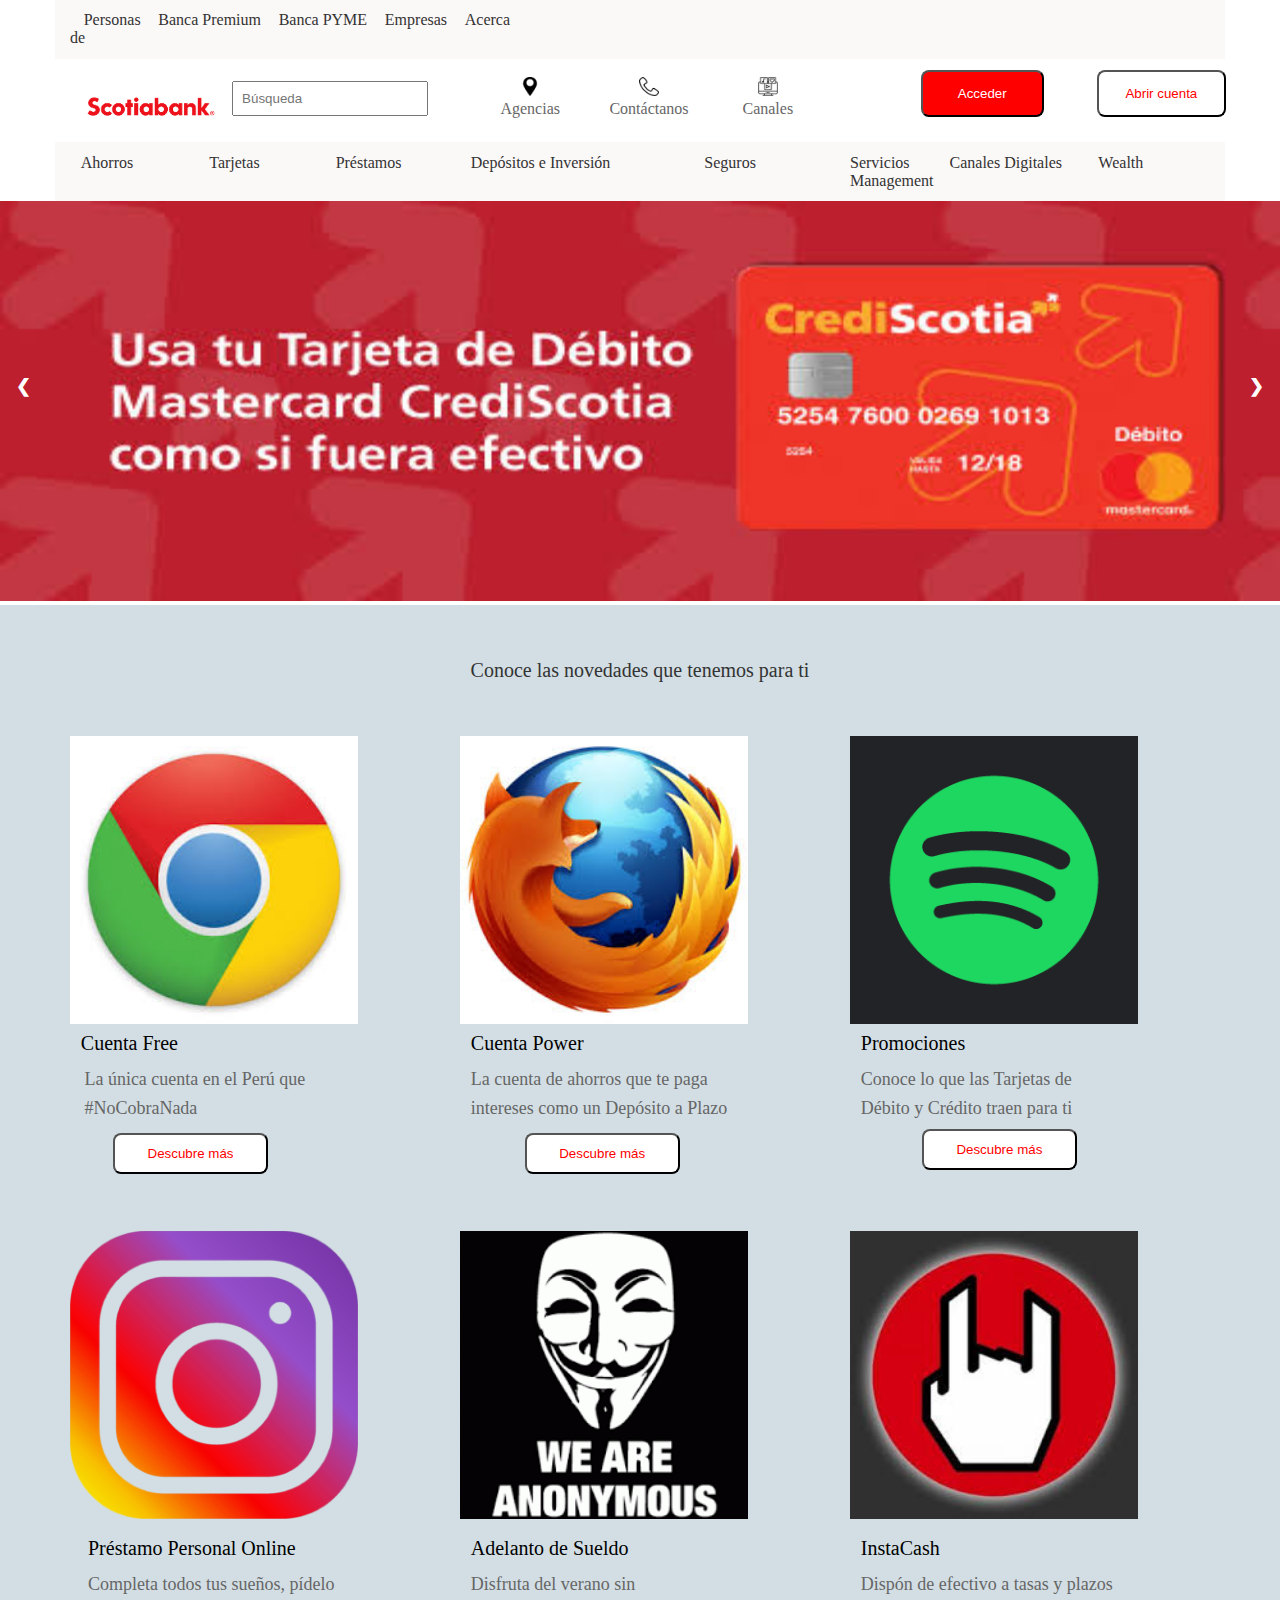
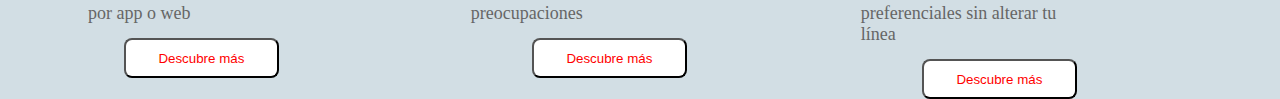
<file: Archivos2020/PagScotiabankBootstrapResponsive/Index.html>
<!DOCTYPE html>
<html>
<head>

    <meta name="chartset-UTF8" />

    <title></title>

    <meta name="viewport" content="width:device-width, initial-scale=1" />

    <link rel="stylesheet" href="css/EstiloScotiabank.css" >
</head>
<body>


<div class="container">  
    <header style="background-color: orange">


        <div id="arriba" class="row" style="background-color: #fbf8f8">

            <div class="col-xs-12 col-md-5">
                <nav>
                    <a class="uno" href="#">Personas</a>
                    <a class="uno" href="#">Banca Premium</a>
                    <a class="uno" href="#">Banca PYME</a>
                    <a class="uno" href="#">Empresas</a>
                    <a class="uno" href="#">Acerca de</a>
                </nav>
            </div>
        </div>



        
        <div id="intermedio" class="row" style="background-color:#FFF">

            <div class="col-xs-12 col-sm-6 col-md-4">
                <nav>

                    <div class="med">
                        <a href="#">
                            <img class="dos" src="images/logoScotiabank.png" width="100%";/>
                        </a>
                    </div>

                    <div class="med">
                        <p class="med-caja">
                            <input class="texto" type="text" name="caja" placeholder="Búsqueda"/>
                        </p>
                    </div>    
                    <div style="clear: both;"></div>

                </nav>
            </div>



            <div class="col-xs-12 col-sm-6 col-md-4">
                <nav>

                    <div class="med-dos">
                        <a class="dos-icon" href="#">
                            <img src="images/iconUbicacion.png" width="20%"/>
                            <p class="icon">Agencias</p>
                        </a>
                    </div>

               
                    <div class="med-dos">
                        <a class="dos-icon" href="#">
                            <img src="images/iconContactanos.png"width="20%"/>
                            <p class="icon">Contáctanos</p>
                        </a>
                    </div>
               

                    <div class="med-dos">
                        <a class="dos-icon" href="#">
                            <img src="images/iconCanales.png" width="20%"/>
                            <p class="icon">Canales</p>
                        </a>
                    </div>
                    <div style="clear: both;"></div>

                </nav>
            </div>



            <div class="col-xs-12 col-sm-6 col-md-4">
                <nav>

                    <div class="med-tres">
                        <a class="dos-icon" href="#">
                            <button id="boton1">Acceder</button>
                        </a>
                    </div>
               
                    
                    <div class="med-tres">
                        <a class="dos-icon" href="#">
                            <button id="boton2">Abrir cuenta</button>
                        </a>
                    </div>
                    <div style="clear: both;"></div>

                </nav>
            </div>
        </div>




        <div id="abajo" class="row" style="background-color:#fbf8f8">

            <div class="col-xs-12 col-md-4">
                <nav>
                    <a class="abaj-ahorro" href="#">Ahorros</a>
                    <a class="abaj-tarjeta" href="#">Tarjetas</a>
                    <a class="abaj-prestamo" href="#">Préstamos</a>
                    <a style="clear: both;"></a>
                </nav>
            </div>


            <div class="col-xs-12 col-md-4">
                <nav>
                    <a class="abaj-deposito" href="#">Depósitos e Inversión</a>
                    <a class="abaj-seguro" href="#">Seguros</a>
                    <a style="clear: both;"></a>
                </nav>
            </div>


            <div class="col-xs-12 col-md-4">
                <nav>
                    <a class="abaj-servicio" href="#">Servicios</a>
                    <a class="abaj-canales" href="#">Canales Digitales</a>
                    <a class="abaj-wealth" href="#">Wealth Management</a>
                    <a style="clear: both;"></a>
                </nav>
            </div>
        </div>

    </header>
</div>  
<!--------------------------------------MAIN-CUERPO--------------------------------------------------------->


<main>


    <section class="banner">
        <div class="slideshow-container">
          <div class="mySlides fade">
            <img src="images/Banner4.jpg" style="width:100%; height:400px;">     
          </div>
          <div class="mySlides fade">
            <img src="images/Banner2.jpg" style="width:100%; height:400px; ">
          </div>
          <div class="mySlides fade">
            <img src="images/Banner3.jpg" style="width:100%; height:400px;">
          </div>
          
          <a class="prev" onclick="plusSlides(-1)">&#10094;</a>
          <a class="next" onclick="plusSlides(1)">&#10095;</a>
       </div>
   </section>
   <!---------------------------------Segunda Seccion------------------------------------------------------->


   <section id="sec2">


        <div class="container">


            <article class="row" id="arribaArt">
                <div class="col-md-12">
                    <p class="par1">Conoce las novedades que tenemos para ti</p>
                </div>
            </article>



            <div id="divArriba" class="row">


                <article class="img col-xs-12 col-md-4">

                    <img class="img1" src="images/imagen1.jpg" style="width:80%"/>
                    <p id="p1">Cuenta Free</p>
                    <p id="p2">La única cuenta en el Perú que</p>
                    <p id="p3">#NoCobraNada</p>
                    <a href="#"><button id="boton6">Descubre más</button></a>
                </article>


                <article class="img col-xs-12 col-md-4">

                    <img class="img2" src="images/imagen2.jpg" style="width:80%"/>
                    <p id="p4">Cuenta Power</p>
                    <p id="p5">La cuenta de ahorros que te paga</p>
                    <p id="p6">intereses como un Depósito a Plazo</p>
                    <a href="#"><button id="boton7">Descubre más</button></a>
                </article>


                <article class="img col-xs-12 col-md-4">

                    <img class="img3" src="images/imagen3.jpg" style="width:80%"/>
                    <p id="p7">Promociones</p>
                    <p id="p8">Conoce lo que las Tarjetas de</p>
                    <p id="p9">Débito y Crédito traen para ti</p>
                    <a href="#"><button id="boton8">Descubre más</button></a>
                </article>
                <article style="clear:both;"></article> 
            </div>



            <div id="divAbajo" class="row">


                <article class="img col-xs-12 col-md-4">

                    <img class="img4" src="images/imagen4.jpg" style="width:80%"/>
                    <p id="p10">Préstamo Personal Online</p>
                    <p id="p11">Completa todos tus sueños, pídelo</p>
                    <p id="p12">por app o web</p>
                    <a href="#"><button id="boton9">Descubre más</button></a>
                </article>


                <article class="img col-xs-12 col-md-4">

                    <img class="img5" src="images/imagen5.jpg" style="width:80%"/>
                    <p id="p13">Adelanto de Sueldo</p>
                    <p id="p14">Disfruta del verano sin</p>
                    <p id="p15">preocupaciones</p>
                    <a href="#"><button id="boton10">Descubre más</button></a>
                </article>


                <article class="img col-xs-12 col-md-4">

                    <img class="img6" src="images/imagen6.jpg" style="width:80%"/>
                    <p id="p16">InstaCash</p>
                    <p id="p17">Dispón de efectivo a tasas y plazos</p>
                    <p id="p18">preferenciales sin alterar tu línea</p>
                    <a href="#"><button id="boton11">Descubre más</button></a>
                </article>
                <article style="clear:both;"></article>
            </div>

        </div>
   </section>

</main>






<!--Defino el archivo JQuery-->
<script type="text/javascript" src="js/jquery-3.1.1.min.js"></script>
<script  src="js/mijs.js"></script>

</body>    
</html>
</file>
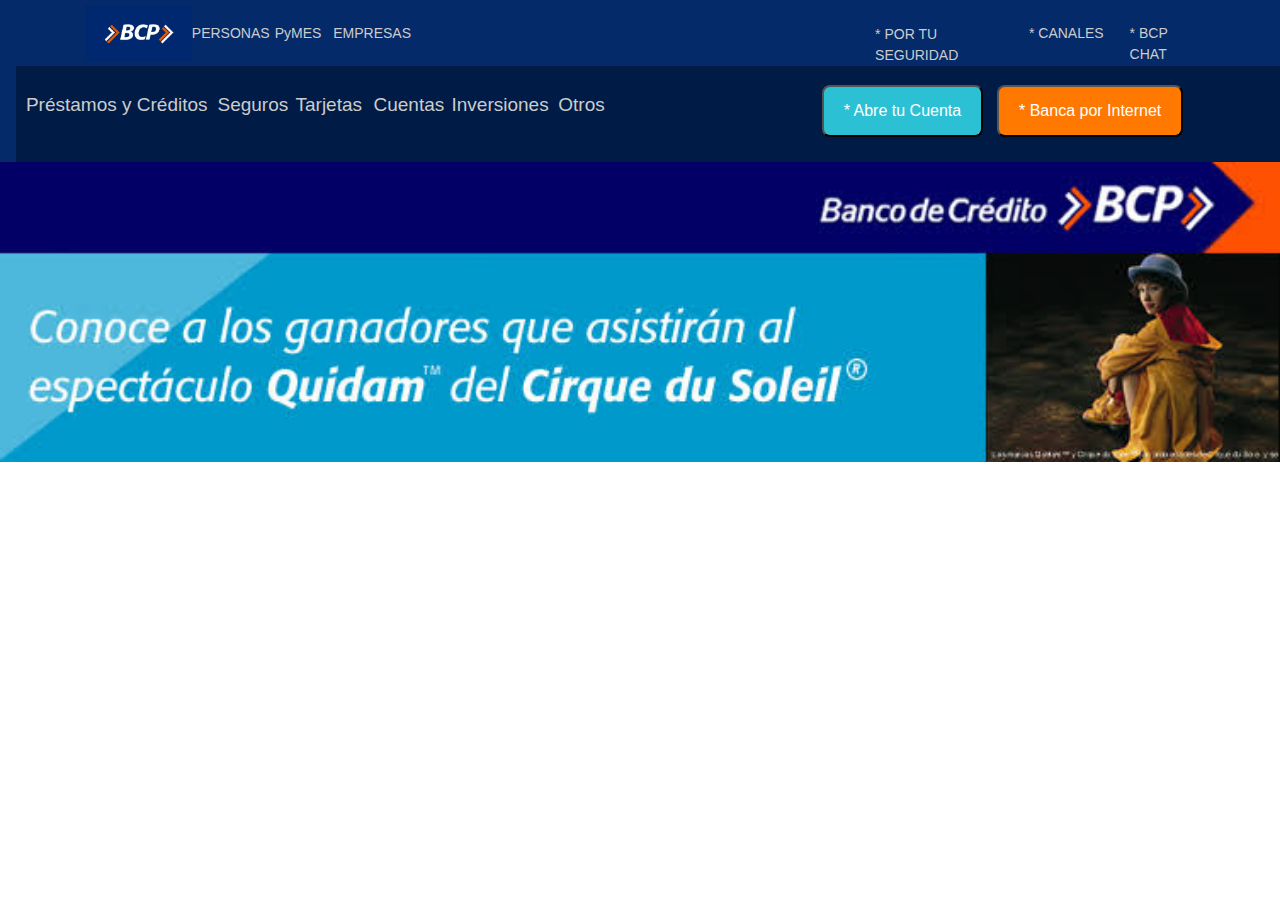
<file: BCPBootstrap/indexBCP.html>
<!DOCTYPE html PUBLIC "-//W3C//DTD XHTML 1.0 Transitional//EN" "http://www.w3.org/TR/xhtml1/DTD/xhtml1-transitional.dtd">
<html xmlns="http://www.w3.org/1999/xhtml">
<head>
<meta http-equiv="Content-Type" content="text/html; charset=utf-8" />
<title>Documento sin título</title>

	<link rel="stylesheet" href="css/bcp.css" />

</head>

<body>

	<header class="col-sm-12">
    
    	<div id="arriba">
        
            <div class="col-xs-6">
             
                <nav>
                  <a class="uno-simbolo" href="#"><img src="images/SimboloBCP.jpg" width="100%"; /></a>
                  <a class="uno" href="#">PERSONAS</a>
                  <a class="uno-pymes" href="#">PyMES</a>
                  <a class="uno" href="#">EMPRESAS</a>
                </nav>  
            </div>
             
             
             <div class="col-xs-6">

                 <nav>
                  <a class="dos-chat" href="#">* BCP CHAT</a>
                  <a class="dos-canal" href="#">* CANALES</a>
                  <a class="dos" href="#">* POR TU SEGURIDAD</a> 
                </nav>   
             </div>
             
             
             <div style="clear:both;"></div>
      </div>
      
      
      <div id="abajo">
      
           <div class="col-xs-6 nopadding">
             
                <nav>
                  <a class="tres-prestamos" href="#">Préstamos y Créditos</a>
                  <a class="tres-seguros" href="#">Seguros</a>
                  <a class="tres-tarjeta" href="#">Tarjetas</a> 
                  <a class="tres-cuenta" href="#">Cuentas</a>
                  <a class="tres-inversion" href="#">Inversiones</a>
                  <a class="tres-otros" href="#">Otros</a> 
                </nav>  
            </div>
            
            
            <div class="col-xs-6 nopadding">
             
                <nav id="botones">
                  <a class="" href="#"><button id="boton1">* Abre tu Cuenta</button></a>
                  <a class="" href="#"><button id="boton2">* Banca por Internet</button></a>
                </nav>  
            </div>
            
            
            <div style="clear:both;"></div>
      </div>
    
    
    </header>
    
<main class="col-xs-12 nopadding2">

	<!--Primera Seccion-->
   <section>
       <article>
         <img src="images/Banner1.jpg" class="banner-imagen"/>
      </article>
   </section> 
   
   
   

   
   

</main>    


</body>
</html>
</file>
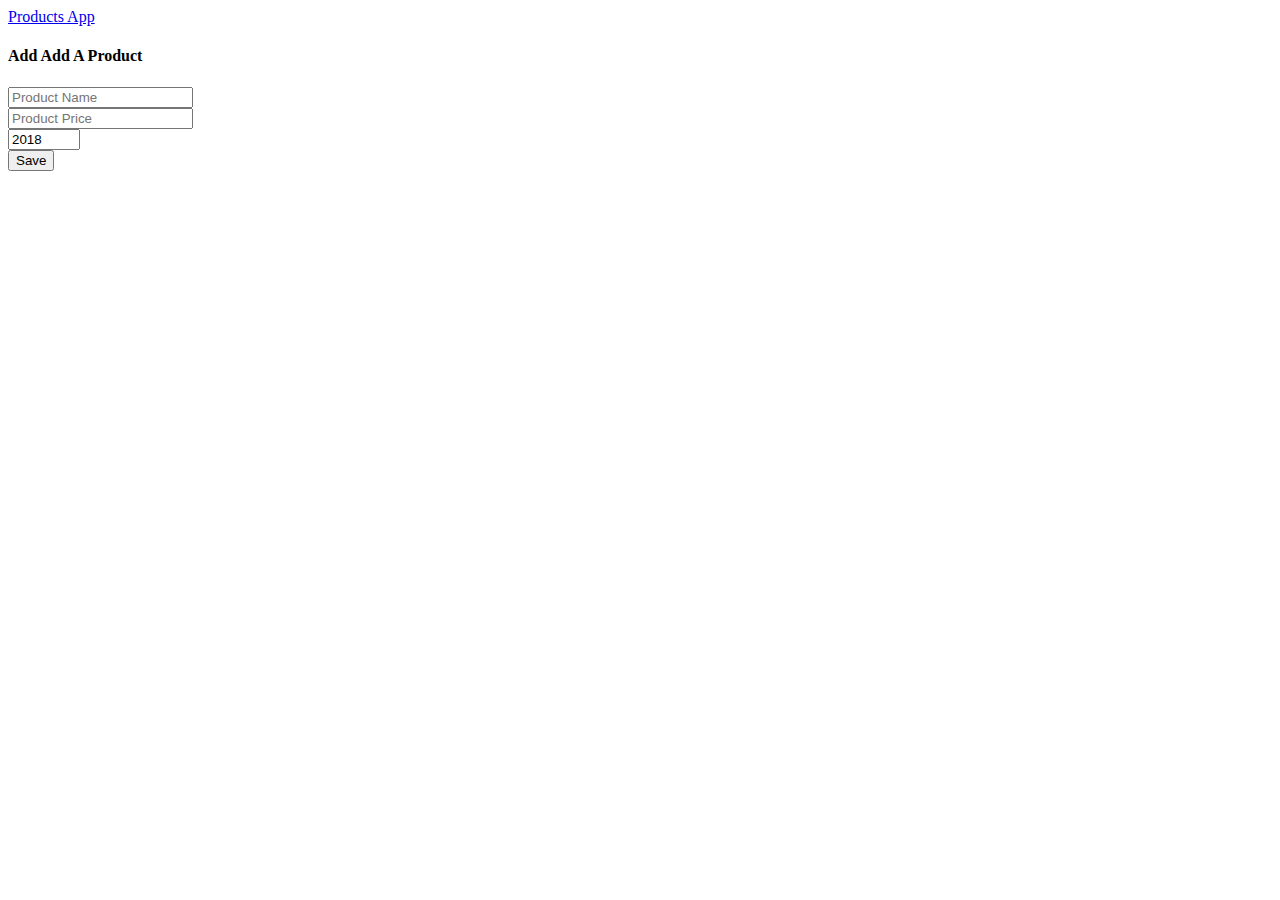
<file: js-oop/javascript-opp.html>
<!DOCTYPE html>
<html lang="en">

<head>
    <meta charset="UTF-8">
    <meta name="viewport" content="width=device-width, initial-scale=1.0">
    <meta http-equiv="X-UA-Compatible" content="ie=edge">
    <title>Product App</title>
    <!-- Bootswatch Theme -->
    <link rel="stylesheet" href="https://bootswatch.com/4/litera/bootstrap.min.css">
    <!-- Custom CSS -->
    <link rel="stylesheet" href="css/style.css">
</head>

<body>
    <!-- Navigation -->
    <nav class="navbar navbar-light bg-light">
        <a class="navbar-brand" href="#">Products App</a>
    </nav>


    <div class="container">
        <!-- APPLICATION -->
        <div id="App" class="row pt-5">
            <div class="col-md-4">
                <div class="card">
                    <div class="card-header">
                        <h4>Add Add A Product</h4>
                    </div>
                    <form id="product-form" class="card-body">
                        <div class="form-group">
                            <input type="text" id="name" placeholder="Product Name" class="form-control">
                        </div>
                        <div class="form-group">
                            <input type="number" id="price" step="0.01" placeholder="Product Price" class="form-control">
                        </div>
                        <div class="form-group">
                            <input type="number" id="year" min="1900" max="2099" step="1" value="2018" class="form-control">
                        </div>
                        <input type="submit" value="Save" class="btn btn-primary btn-block">
                    </form>
                </div>
            </div>

            <div id="product-list" class="col-md-8"></div>
        </div>
    </div>

    <script src="js/script.js"></script>
</body>

</html>
</file>
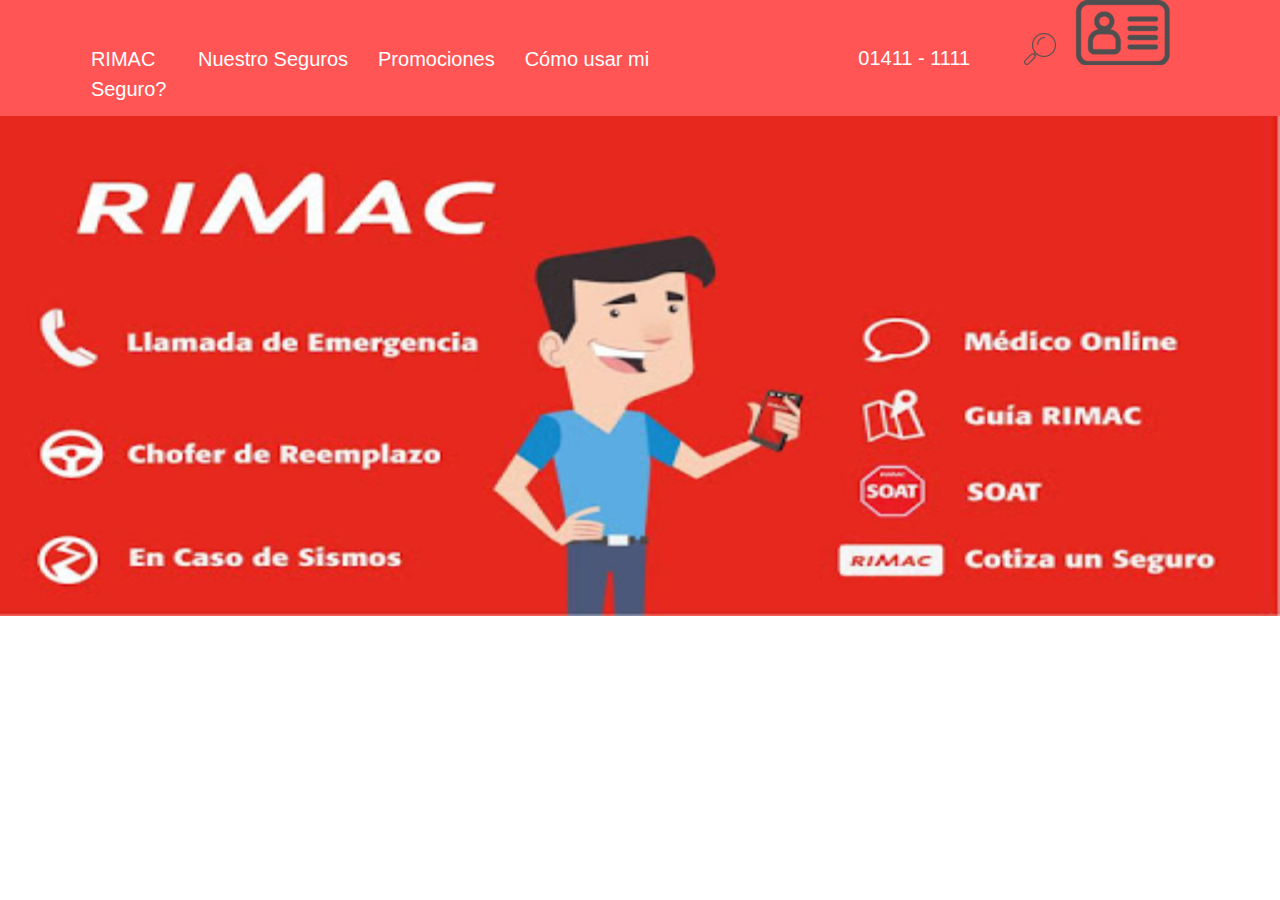
<file: RimacBootstrap/indexRimac.html>
<!DOCTYPE html PUBLIC "-//W3C//DTD XHTML 1.0 Transitional//EN" "http://www.w3.org/TR/xhtml1/DTD/xhtml1-transitional.dtd">
<html xmlns="http://www.w3.org/1999/xhtml">
<head>
<meta http-equiv="Content-Type" content="text/html; charset=utf-8" />
<title>Documento sin título</title>


	<link rel="stylesheet" href="css/rimac.css" />


</head>

<body>

<header class="col-xs-12">

	<div class="col-xs-7">
       <nav class="nav-1">
            <a id="rimac" href="#">RIMAC</a>
            <a id="nuestro" href="#">Nuestro Seguros</a>
            <a id="promociones" href="#">Promociones</a>
            <a id="seguro" href="#">Cómo usar mi Seguro?</a>
       </nav>
  </div>
  
  
  <div class="col-xs-5">
       <nav>
            <a id="numero" href="#">01411 - 1111</a>
            <a id="lupa" href="#"><img src="images/lupa.png"/></a>
            <a id="micuenta" href="#"><img src="images/micuenta.png"/></a>
       </nav>
  </div> 
  <div style="clear:both;"></div>
</header>


<main class="col-xs-12 nopadding">

	<!--Primera Seccion-->
   <section>
       <article>
         <img src="images/banner.jpg" class="banner-imagen"/>
      </article>
   </section> 
   
   
   

   
   

</main>


</body>
</html>
</file>
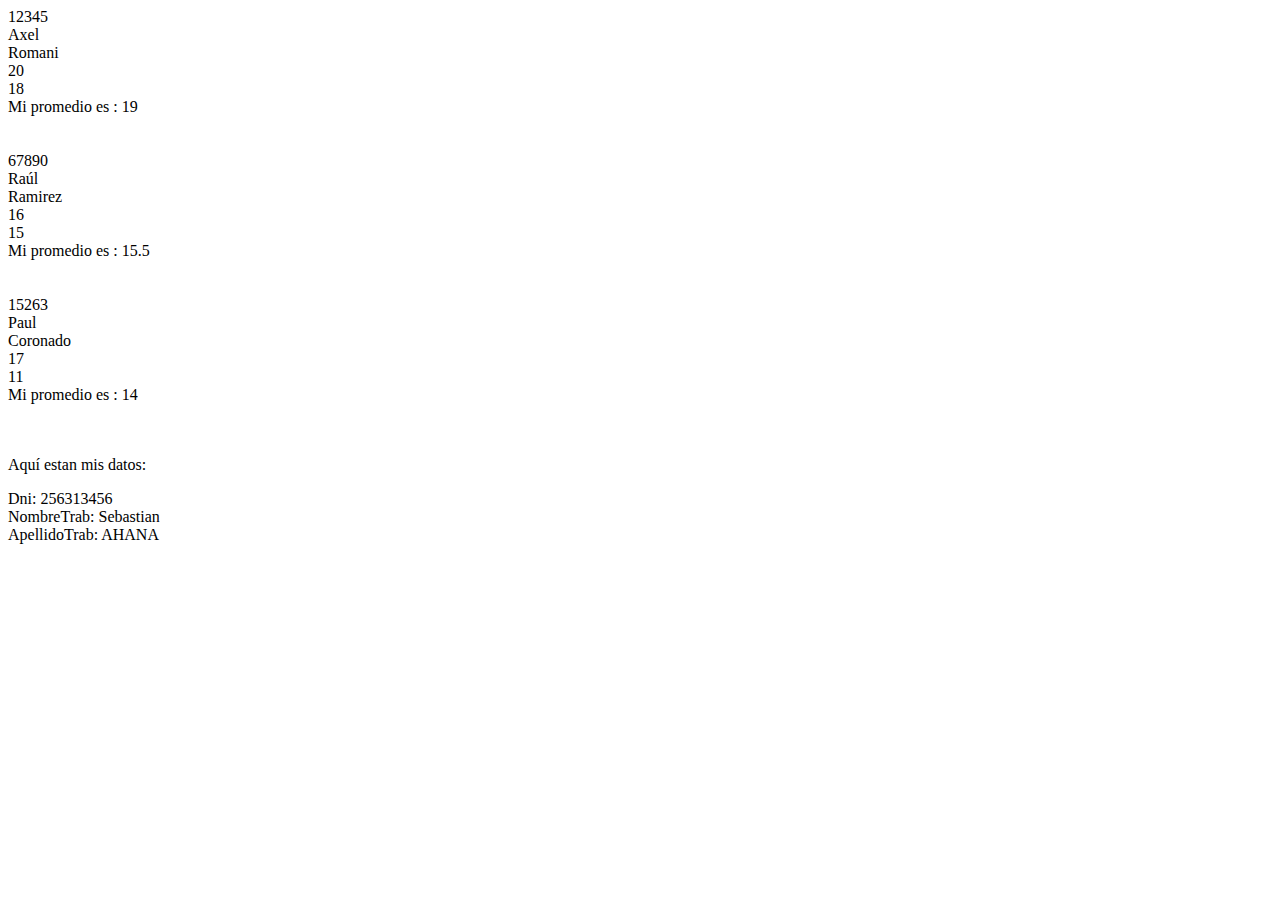
<file: Archivos2020/JS-INTRODUCCION/Encapsulamiento-MetodosAccesoPublico.html>
<!DOCTYPE html PUBLIC "-//W3C//DTD XHTML 1.0 Transitional//EN" "http://www.w3.org/TR/xhtml1/DTD/xhtml1-transitional.dtd">
<html xmlns="http://www.w3.org/1999/xhtml">
<head>
<meta http-equiv="Content-Type" content="text/html; charset=utf-8" />
<title>Documento sin título</title>
</head>

<body>



<!--Desde el pto JS -->

<!-- METODOS DE ACCESO PUBLICO set/get

Para que una Clase se considere encapsulada debe tener:

- Atributos privados
- Métodos públicos para acceder a los atributos privados.
-->


<!--Ejm "CLASE"-->

<script type="text/javascript">

function Alumno(cod, nomb, ape){
	
	this.Codigo = cod;
	this.Nombre = nomb;
	this.Apellido = ape;
	this.Nota1 = 20;
	this.Nota2 = 18;
	
	
	//set/get
	this.SetCodigo = function AsignarCodigo(miCodigo){
		this.Codigo = miCodigo;
	}
	
	this.getCodigo = function ObtenerCodigo(){
		return this.Codigo;
	}
	
	
	
	this.SetNombre = function AsignarNombre(miNombre){
		this.Nombre = miNombre;
	}
	
	this.getNombre = function ObtenerNombre(){
		return this.Nombre;
	}
	
	
	
	this.SetApellido = function AsignarApellido(miApellido){
		this.Apellido = miApellido;
	}
	
	this.getApellido = function ObtenerApellido(){
		return this.Apellido;
	}
	
	
	
	this.SetNota1 = function AsignarNota1(miNota1){
		this.Nota1 = miNota1;
	}
	
	this.getNota1 = function ObtenerNota1(){
		return this.Nota1;
	}
	
	
	
	this.SetNota2 = function AsignarNota2(miNota2){
		this.Nota2= miNota2;
	}
	
	this.getNota2 = function ObtenerNota2(){
		return this.Nota2;
	}
	
	
	//otros tipos de metodos
	this.Promedio = function miPromedio(){
		return (this.Nota1 + this.Nota2) / 2.0;
	}	
}


var miAlumno = new Alumno(12345, 'Axel', 'Romani');

document.write(miAlumno.Codigo + "<br>");
document.write(miAlumno.Nombre + "<br>");
document.write(miAlumno.Apellido + "<br>");
document.write(miAlumno.Nota1 + "<br>");
document.write(miAlumno.Nota2 + "<br>");
document.write('Mi promedio es : ' + miAlumno.Promedio());
document.write("<br>");
document.write("<br>");
document.write("<br>");



//Sin usar nuevo objeto, solo modificando valores
miAlumno.SetCodigo(67890);
miAlumno.SetNombre('Raúl');
miAlumno.SetApellido('Ramirez');
miAlumno.SetNota1(16);
miAlumno.SetNota2(15);

document.write(miAlumno.getCodigo() + "<br>");
document.write(miAlumno.getNombre() + "<br>");
document.write(miAlumno.getApellido() + "<br>");
document.write(miAlumno.getNota1() + "<br>");
document.write(miAlumno.getNota2() + "<br>");
document.write('Mi promedio es : ' + miAlumno.Promedio());
document.write("<br>");
document.write("<br>");
document.write("<br>");



//creo otro objeto y a la vez modificando valores

var miAlumno2 = new Alumno(15263, 'Paul', 'Coronado');

miAlumno2.SetNota1(17);
miAlumno2.SetNota2(11);

document.write(miAlumno2.Codigo + "<br>");
document.write(miAlumno2.Nombre + "<br>");
document.write(miAlumno2.Apellido + "<br>");
document.write(miAlumno2.getNota1() + "<br>");
document.write(miAlumno2.getNota2() + "<br>");
document.write('Mi promedio es : ' + miAlumno2.Promedio());
document.write("<br>");
document.write("<br>");
document.write("<br>");
</script>

<!--------------------------------------------------------------------------------------------------- -->



<!-- Trabajo NAMESPACE(OBJETO) con HTML -->

<p>Aquí estan mis datos:</p>
<div id="n1"></div>

<script type="text/javascript">

var TRABAJADOR = {
	
	Dni: 256313456,
	NombreTrab:'Sebastian',
	ApellidoTrab:'AHANA',
	
	
//este metodo me sale todos los datos(256313456, Sebastian, AHANA)  sin "undefined" xq defino "return" y 
//trabaja con etiqeta html("n1")
	ImprimirTrab: function(){
		
		return "Dni: " + this.Dni + "<br />" +
 			   "NombreTrab: " + this.NombreTrab + "<br />" +
 			   "ApellidoTrab: " + this.ApellidoTrab;
	}
	
	
	/* si pongo este metodo me sale "undefined, 256313456, Sebastian, AHANA" XQ tengo q poner "return" y
	   trabaja sin etiqeta html("n1")
	ImprimirTrab: function(){
		
		document.write(this.Dni + '<br>');
		document.write(this.NombreTrab + '<br>');
		document.write(this.ApellidoTrab + '<br>');
	}*/
};

document.getElementById("n1").innerHTML = TRABAJADOR.ImprimirTrab();
</script>


</body>
</html>
</file>
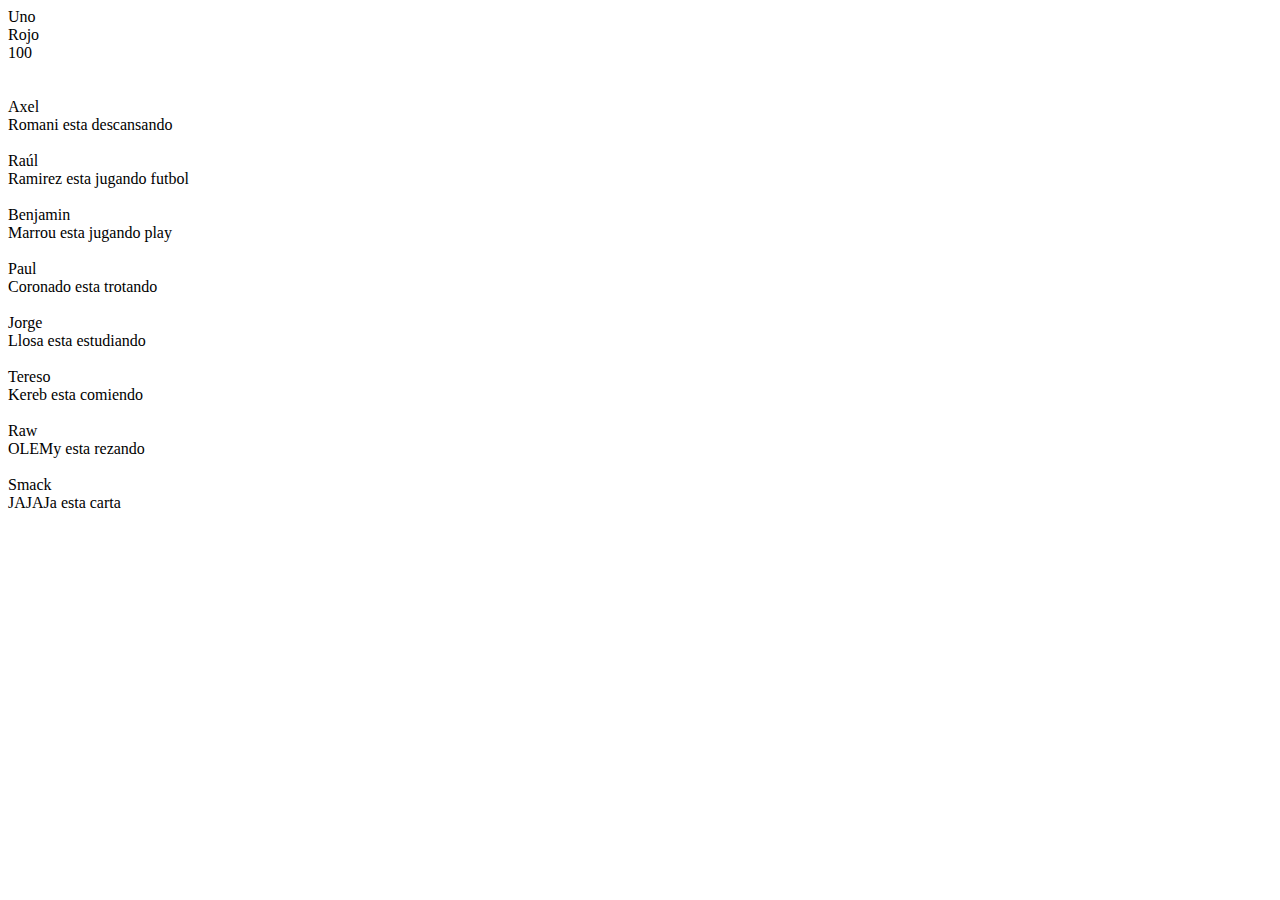
<file: Archivos2020/JS-INTRODUCCION/Parte1-Introducción.html>
<!DOCTYPE html PUBLIC "-//W3C//DTD XHTML 1.0 Transitional//EN" "http://www.w3.org/TR/xhtml1/DTD/xhtml1-transitional.dtd">
<html xmlns="http://www.w3.org/1999/xhtml">
<head>
<meta http-equiv="Content-Type" content="text/html; charset=utf-8" />
<title>Documento sin título</title>
</head>

<body>

											<!-- Introducción -->
    
                                                
<!-- 1.Definición de programación orientada a objetos

POO es un paradigma de programación que usa objetos en sus interacciones, para diseñar aplicaciones y programas informáticos. Está basado en varias técnicas, incluyendo herencia, cohesión, abstracción, polimorfismo, acoplamiento y encapsulamiento.

En la programación orientada a objetos, cada objeto es capaz de recibir mensajes, procesar datos y enviar mensajes a otros objetos. Cada objeto puede verse como una pequeña máquina independiente con un papel o responsabilidad definida.
-->


<!-- 2.Definición de clases, objetos y eventos --> 


<!-- 2.1 Clases

La programación basada en prototipos es un estilo de programación orientada a objetos en la que las "clases" no están presentes.

Este modelo también se conoce como programación sin "clases", orientada a prototipos o basada en ejemplos.

JavaScript es un lenguaje basado en prototipos que no contiene ninguna declaración de "clase", como se encuentra, por ejemplo, en C + + o Java.

En su lugar, JavaScript utiliza "funciones" como "clases".

Definir una "clase" es tan fácil como definir una "función". En el ejemplo siguiente se define una nueva "clase" llamada 'Persona'. 

									"function Persona(){}"

Una "clase" es la definición de un "objeto". Esta clase tiene propiedades, funciones y eventos. Por ejemplo, la clase Persona se crea de esta manera: se le conoce como "clase, función, constructor de la clase"

					function Persona(nombre) {
					    this.nombre = nombre;
 						this.color_pelo = 'negro';
 						this.peso = 75;
 						this.altura = 165;
 						this.sexo = 'varón';
 						this.edad= 26;
 					}

Vamos a fijarnos bien como se estructura esta función. Se le llama constructor de la clase, y en ella definimos los datos de la clase, los que vamos a poder utilizar al crear objetos con ella.

Nótese el uso de la palabra reservada this. Esta palabra sirve para identificar al objeto en sí mismo dentro de la definición de la clase. Cuando escribimos:

										"this.peso = 75;"

Estamos creando la propiedad "peso" de la clase "Persona". Cuando creamos una propiedad en el constructor y le damos un valor, como en este caso, estamos asignándole un valor por defecto. Todos los objetos que se van a crear con este constructor contendrán una propiedad "peso" con ese valor inicial, aunque luego podremos cambiarlo al usar el objeto. 
--> 

<!--Ejm-->
<script type="text/javascript">

function Clase(nombre){
	
	this.Nombre = nombre;
	this.Color = "Azul";
	this.Peso = 64;
	this.Altura = 1.84;
	this.Sexo = "Varón";
	this.Edad = 26;
	}
</script>                                             

<!--Ejm1-->
<script type="text/javascript">

function Clase1(nombre1){
	
	this.Nombre1 = nombre1;
	this.Apellido = "Romani";
	this.Edad1 = 26;
	}
</script>

<!--Ejm2--> 
<script type="text/javascript">

function Clase2(nombre2){
	
	this.Nombre2 = nombre2;
	this.Apellido2 = "Jaja";
	this.Edad2 = 26;
	}
</script>

<!--Ejm3--> 
<script type="text/javascript">

function Clase3(nombre3){
	
	this.Nombre3 = nombre3;
	this.Apellido3 = "Jeje";
	this.Edad3 = 28;
	}
</script>


<!--Ejm4--> 
<script type="text/javascript">

function Clase4(nombre4){
	
	this.Nombre4 = nombre4;
	this.Apellido4 = "Jola";
	this.Edad4 = 30;
	}
</script>

<!--Ejm5-->
<script type="text/javascript">

function Clase5(nombre5){
	
	this.Nombre5 = nombre5;
	this.Apelldido5 = "UUUU";
	this.Edad5 = 67;
	}
</script>



<!-- 2.2 Objetos 

Un objeto es la instancia (copia o ejemplar) de una clase. Para definir un objeto de esta clase Persona, sólo tendríamos que llamar a su constructor(function Persona) precedido de la palabra reservada new y pasarle entre los paréntesis algún parámetro o dato que necesite la función llamado también constructor:

                   function Persona(nombre) {
					    this.nombre = nombre;
 						this.color_pelo = 'negro';
 						this.peso = 75;
 						this.altura = 165;
 						this.sexo = 'varón';
 						this.edad= 26;
 					}

                    // objeto hombre de tipo Persona
                    "var hombre = new Persona('Pepe');"

Aquí hemos definido el objeto "hombre", que contendrá todas las propiedades definidas en la función-clase "Persona". Si queremos cambiar su valor, sólo tenemos que hacer algo como esto:

									"hombre.peso = 80;"

De esta forma, el dato definido para este objeto cambia. Pero si hemos definido más objetos de tipo Persona, cada uno de ellos contendrá las mismas propiedades pero con valores distintos. Ningún objeto tiene el mismo valor que otro objeto de la misma clase a no ser que nosotros se lo asignemos explícitamente.

							"var mujer = new Persona('Ana');
						     mujer.peso = 67;
							 mujer.sexo = 'mujer';"
                             
En este caso hemos hecho lo mismo, pero le indicamos su propio peso, independiente del de la variable "hombre". Así, podemos tener tantos objetos de la misma clase como queramos para realizar las operaciones que sean pertinentes. Una última cosa sobre los constructores: como podemos ver, podemos pasarle parámetros, que podemos convertir en los valores de las propiedades de los objetos de esa clase.
-->

<!--Ejm-->
<script type="text/javascript">

function Clase(nombre){
	
	this.Nombre = nombre;
	this.Color = "Azul";
	this.Peso = 64;
	this.Altura = 1.84;
	this.Sexo = "Varón";
	this.Edad = 26;
	}
	
var clasesita = new Clase("Uno");
document.write(clasesita.Nombre + "<br>");
document.write(clasesita.Color = "Rojo" + "<br>");
document.write(clasesita.Peso = 100);
document.write("<br>");
document.write("<br>");
document.write("<br>");


var clasesita2 = new Clase("Dos");
clasesita2.Color = "Negro";
clasesita2.Edad = 20;
</script>  



<!--Ejm1-->
<script type="text/javascript">

function Clase1(nombre1){
	
	this.Nombre1 = nombre1;
	this.Apellido = "Romani";
	this.Edad1 = 26;
	}
	
var persona1 = new Clase1("Braw");
persona1.Nombre1;
persona1.Edad1 = 76;

var persona2 = new Clase1("Yene");
persona2.Edad1 = "Ee";
persona2.Apellido = "jjjj";
</script>


<!--Ejm2--> 
<script type="text/javascript">

function Clase2(nombre2){
	
	this.Nombre2 = nombre2;
	this.Apellido2 = "Jaja";
	this.Edad2 = 26;
	}
	
var persona3 = new Clase2("kar");
persona3.Nombre2;
persona3.Edad2 = 64;

var persona4 = new Clase2("EEE");
persona4.Apellido2 = "QQQQ";
persona4.Edad2 = 32;
</script>


<!--Ejm3--> 
<script type="text/javascript">

function Clase3(nombre3){
	
	this.Nombre3 = nombre3;
	this.Apellido3 = "Jeje";
	this.Edad3 = 28;
	}
	
var persona5 = new Clase3("GGG");
persona5.Nombre3;
persona5.Edad3 = 78;

var persona6 = new Clase3("XXXXXX");
persona6.Edad3 = 43;
persona6.Apellido3 = "vddd";
</script>



<!--Ejm4--> 
<script type="text/javascript">

function Clase4(nombre4){
	
	this.Nombre4 = nombre4;
	this.Apellido4 = "Jola";
	this.Edad4 = 30;
	}
	
var persona7 = new Clase4("NNN");
persona7.Apellido4 = "VVV";
persona7.Nombre4;

var persona8 = new Clase4("HHH");
persona8.Edad4 = 54;
</script>



<!--Ejm5-->
<script type="text/javascript">

function Clase5(nombre5){
	
	this.Nombre5 = nombre5;
	this.Apelldido5 = "UUUU";
	this.Edad5 = 67;
	}

var persona9 = new Clase5("BBGBGB");
persona9.Nombre5;
persona9.Edad5 = 45;

var persona10 = new Clase5("BGGBG");
persona10.Edad5 = 565;
persona10.Apelldido5 = "bgbgb";
</script>



<!-- 2.2.1 Creación de funciones miembro

Hasta ahora hemos visto como crear propiedades de las clases, pero necesitamos crear código en ese objeto que utilice las propiedades que hemos creado en el constructor. Para crear una función(metodo) miembro, debemos indicarlo en la propia clase(constructor de la clase, funcion) de construcción:


					function Persona(nombre) {
                    
                      this.nombre = nombre;
                      this.color_pelo = 'negro';
                      this.peso = 75;
                      this.altura = 165;
                      this.sexo = 'varón';
                      this.dormir = dormir; // Nueva función(metodo) miembro
                    }

                    Y ahora definimos la función dormir:  
                    
                    function dormir() {
                      alert(this.nombre + ' está durmiendo');
                    }             
                    
                    Fijémonos en la función. Tiene una forma bastante normal. Lo único especial
                    que hemos hecho es añadir la línea.    
                    
                    "this.dormir = dormir;"
                    
                    Al constructor de la clase, con lo que hemos asignado la función dormir como si fuera una
                    propiedad. Recordemos que TODO es un objeto en JavaScript, y esto incluye a
                    las funciones. Ahora, para ejecutar este código, utilizamos el objeto
                    anteriormente creado para ponerlo en marcha:
                    
                    "hombre.dormir();"
-->


<!--Ejm-->
<script type="text/javascript">

function Persona(nombre){
	
	this.Nombre = nombre;
	this.Apellido = "Romani";
	this.NombreCompleto = Completo;	
}

function Completo(){
	document.write(this.Apellido + ' esta descansando');
}	

var pers = new Persona("Axel");
document.write(pers.Nombre  + "<br>");
pers.NombreCompleto();
document.write("<br>");
document.write("<br>");
</script>


<!--Ejm1-->
<script type="text/javascript">

function Persona1(nombre1){
	
	this.Nombre1 = nombre1;
	this.Apellido1 = "Ramirez";
	this.NombreCompleto1 = Completo1;
}

function Completo1(){
	document.write(this.Apellido1 + ' esta jugando futbol');
}	

var pers1 = new Persona1("Raúl");
document.write(pers1.Nombre1 + "<br>");
pers1.NombreCompleto1();
document.write("<br>");
document.write("<br>");
</script>


<!--Ejm2-->
<script type="text/javascript">

function Persona2(nombre2){
	
	this.Nombre2 = nombre2;
	this.Apellido2 = "Marrou";
	this.NombreCompleto2 = Completo2;
}	

function Completo2(){
	document.write(this.Apellido2 + " esta jugando play");
}

var pers2 = new Persona2("Benjamin");
document.write(pers2.Nombre2 + "<br>");
pers2.NombreCompleto2();
document.write("<br>");
document.write("<br>");
</script>


<!--Ejm3-->
<script type="text/javascript">

function Persona3(nombre3){
	
	this.Nombre3 = nombre3;
	this.Apellido3 = "Coronado";
	this.NombreCompleto3 = Completo3;
}

function Completo3(){
	document.write(this.Apellido3 + " esta trotando");
}	

var pers3 = new Persona3("Paul");
document.write(pers3.Nombre3 + "<br>");
pers3.NombreCompleto3();
document.write("<br>");
document.write("<br>");
</script>


<!--Ejm4-->
<script type="text/javascript">

function Persona4(nombre4){
	
	this.Nombre4 = nombre4;
	this.Apellido4 = "Llosa";
	this.NombreCompleto4 = Completo4;
}	

function Completo4(){
	document.write(this.Apellido4 + " esta estudiando");
}	

var pers4 = new Persona4("Jorge");
document.write(pers4.Nombre4 + "<br>");
pers4.NombreCompleto4();
document.write("<br>");
document.write("<br>");
</script>


<!-- Otra manera de declarar la clase en JavaScript: la funcion(metodo) Se encuentra encapsulado en la misma 
     función [function Persona(){} ].
     
function Persona(nombre) {

 this.nombre = nombre;
 this.color_pelo = 'negro';
 this.peso = 75;
 this.altura = 165;
 this.sexo = 'varón';
 this.dormir = function dormir(){
 document.write(this.nombre + ' está durmiendo');
}     


var hombre = new Persona('Pepe');
hombre.dormir();   
-->

<!--Ejm5-->
<script type="text/javascript">

function Persona5(nombre5){
	
	this.Nombre5 = nombre5;
	this.Apellido5 = "Kereb";
	this.MetodoCompleto1 = function Metodo1(){
		document.write(this.Apellido5 + " esta comiendo");
	}		
}

var pers5 = new Persona5("Tereso");
document.write(pers5.Nombre5 + "<br>");
pers5.MetodoCompleto1();
document.write("<br>");
document.write("<br>");
</script>


<!--Ejm6-->
<script type="text/javascript">

function Persona6(nombre6){
	
	this.Nombre6 = nombre6;
	this.Apellido6 = "OLEMy";
	this.MetodoCompleto2 = function Metodo2(){
		document.write(this.Apellido6 + " esta rezando");
	}	
}	

var pers6 = new Persona6("Raw");
document.write(pers6.Nombre6 + "<br>");
pers6.MetodoCompleto2();
document.write("<br>");
document.write("<br>");
</script>


<!--Ejm7-->
<script type="text/javascript">

function Persona7(nombre7){
	
	this.Nombre7 = nombre7;
	this.Apellido7 = "JAJAJa";
	this.MetodoCompleto3 = function Metodo3(){
		document.write(this.Apellido7 + " esta carta");
	}	
}	

var pers7 = new Persona7("Smack");
document.write(pers7.Nombre7 + "<br>");
pers7.MetodoCompleto3();
</script>










</body>
</html>
</file>
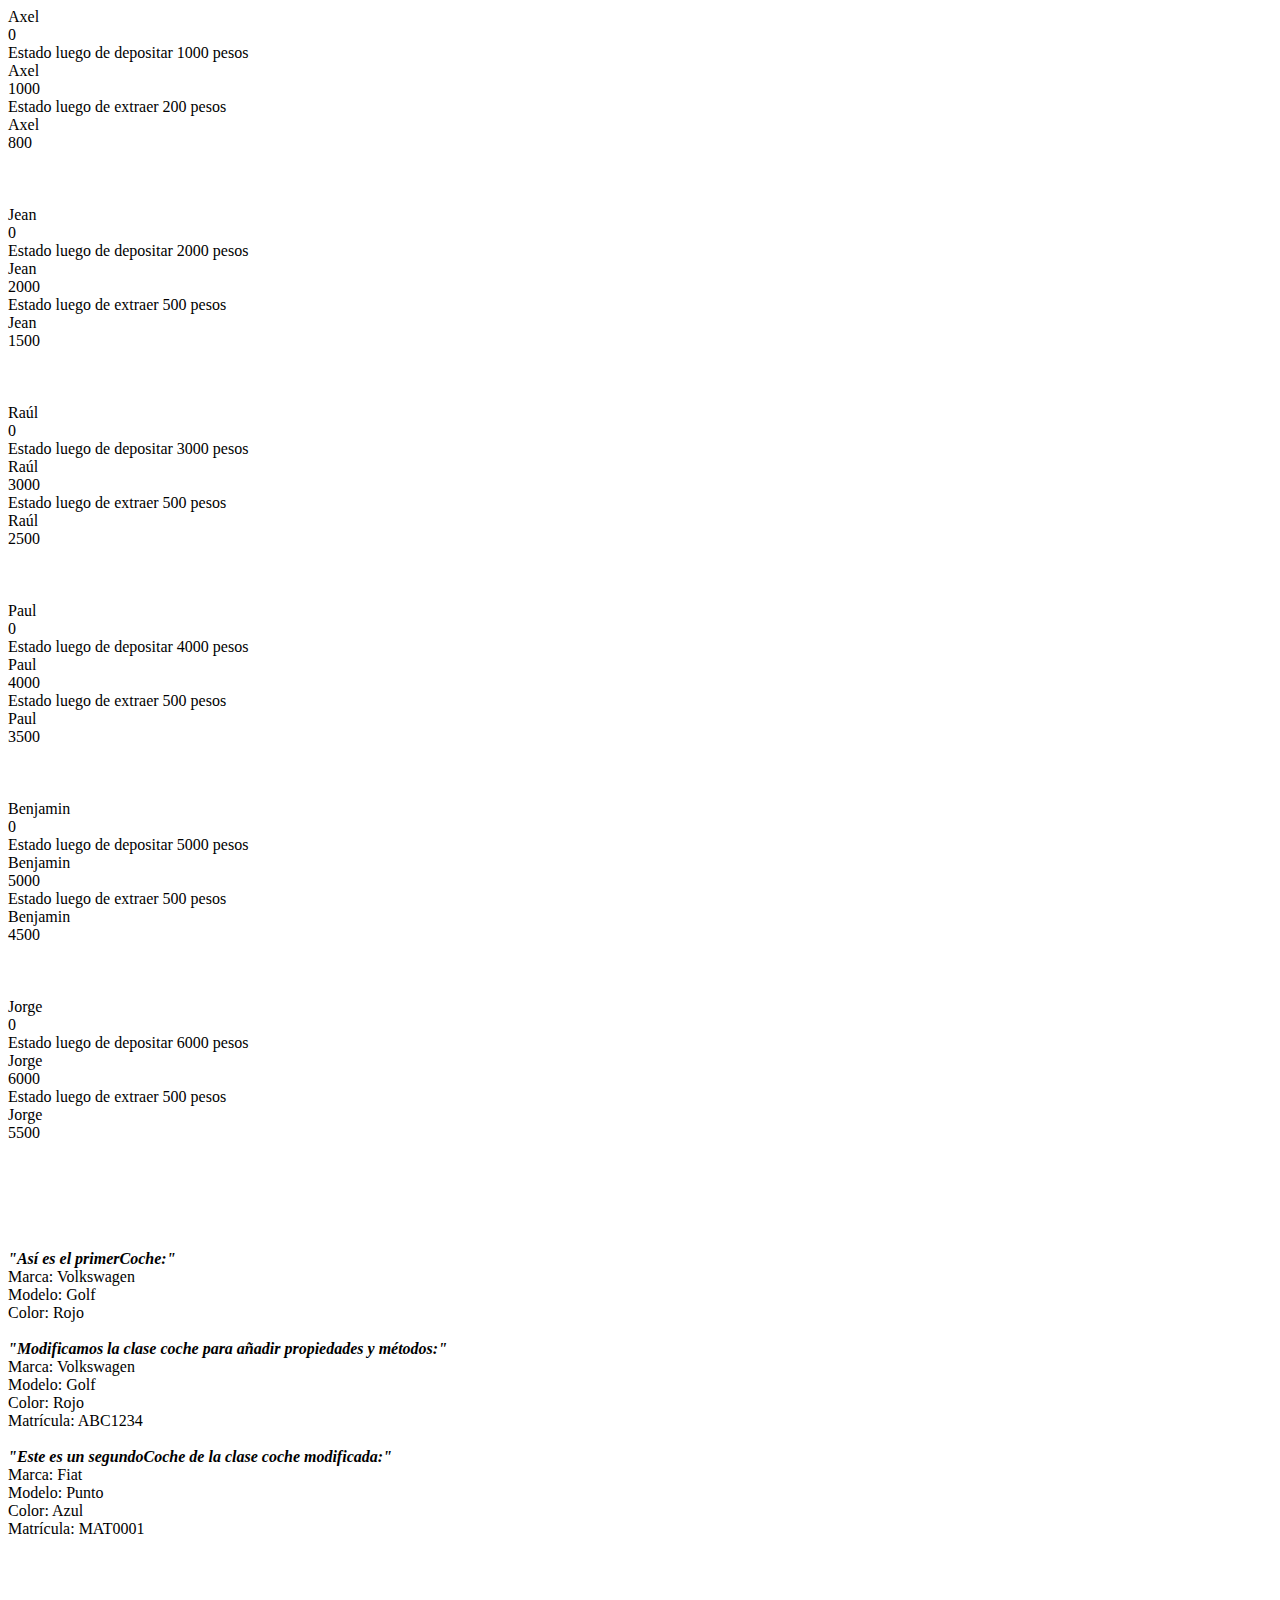
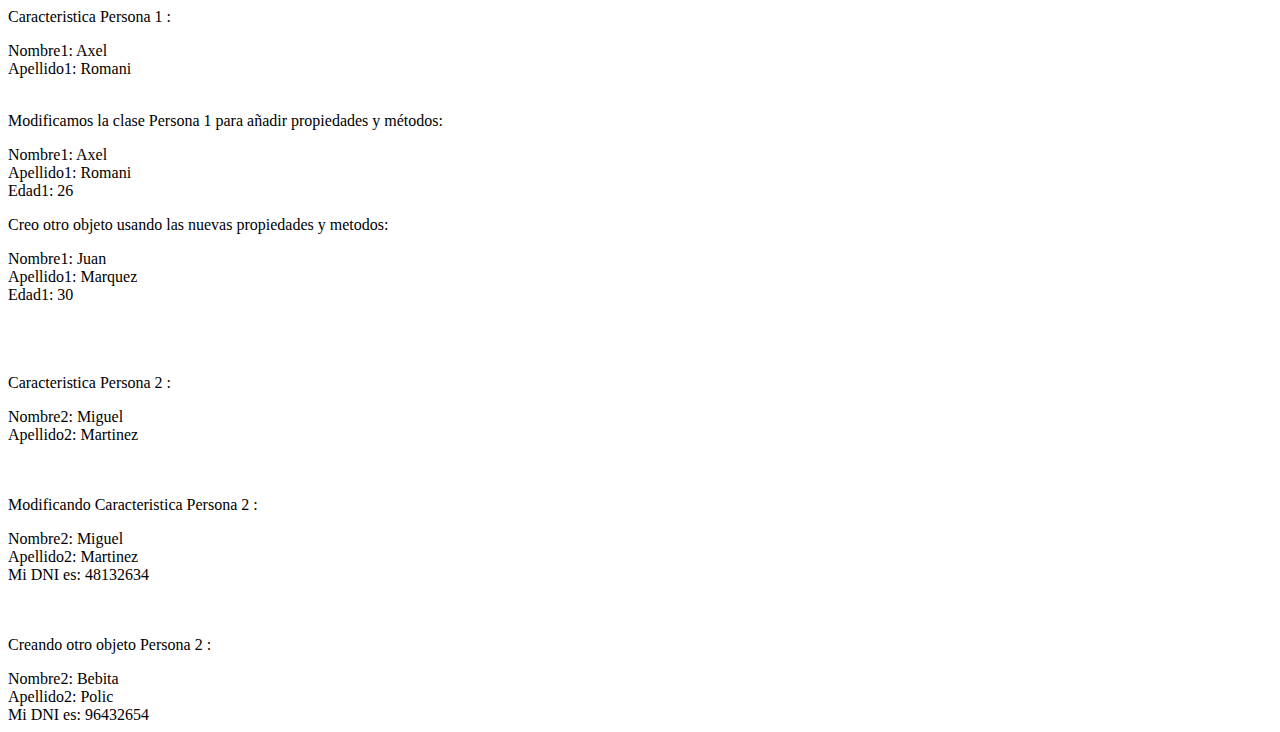
<file: Archivos2020/JS-INTRODUCCION/Parte3-Introducción.html>
<!DOCTYPE html PUBLIC "-//W3C//DTD XHTML 1.0 Transitional//EN" "http://www.w3.org/TR/xhtml1/DTD/xhtml1-transitional.dtd">
<html xmlns="http://www.w3.org/1999/xhtml">
<head>
<meta http-equiv="Content-Type" content="text/html; charset=utf-8" />
<title>Documento sin título</title>
</head>

<body>


<!-- 3. Implementando el paradigma de la POO en páginas Web

- El manejo de EspaciosDeNombres(Namespace) en JavaScript ha sido ignorado durante muchos años porque los programas eran relativamente sencillos y, normalmente, una página web no se componía de diferentes piezas de código desarrolladas por programadores. El código se incluía como un script en la página(WEB) y la mayoría de las variables y funciones eran globales.

- Actualmente, en JavaScript se programan aplicaciones muy complejas(enormes a veces) y se han desarrollado cientos de librerías que podemos importar en nuestro código. 

- Esto hace necesario organizar de alguna manera nuestro código para asegurarnos de que nuestras variables, objetos y funciones sean únicas y no se estén sobrescribiendo(o siendso sobrescritas) por una variable del mismo nombre de alguna de las librerías externas que utilicemos.

- Para poder utilizar cualquier nombre con seguridad, cada programa debe definir sus variables dentro de un contenedor único. Este contenedor es el EspaciosDeNombres(namespace).

.Cada librería externa que utilicemos tendrá su propio espacio de nombres y nosotros
debemos definir también el nuestro para nuestro proyecto.
----------------------------------------------------------------



* Namespace(EspaciosDeNombres):

- Es es un contenedor que permite asociar toda la funcionalidad de un determinado objeto con un nombre único.

- En JavaScript un EspaciosDeNombres(namespace) es un "objeto" que permite a métodos, propiedades y objetos     asociarse.
  
- La idea de crear EspaciosDeNombres(namespace) en JavaScript es simple: Crear un único objeto global para las
  variables, métodos, funciones convirtiéndolos en "propiedades" de ese objeto.  
  
- El uso de los namespace permite minimizar el conflicto de nombres con otros objetos haciéndolos únicos    dentro de nuestra aplicación.  



* Vamos a crear un objeto global llamado MIAPLICACION

// namespace global
var MIAPLICACION = MIAPLICACION || {};


* También podemos crear Sub-espacios de nombres:
// Sub-namespace
MIAPLICACION.event = {};


* Creacion de "objeto global" vacio: "var CLIENTE1 = {};"

--> 


<!--Ejm

Veremos otra forma muy utilizada en Javascript para definir(crear) objetos(global). Esta forma se la
llama "Objetos literales".

Esta metodología consiste en definir una lista de propiedades y sus valores. Veamos con un ejemplo esta técnica:
-->

<script type="text/javascript">

var CLIENTE1 = {
	
	Nombre: 'Axel',
	Deposito: 0,
	
	Imprimir: function(){
		document.write(this.Nombre + '<br>');
		document.write(this.Deposito + '<br>');
	},
	
	Depositar: function(monto){
		this.Deposito = this.Deposito + monto;
	},
	
	Extraer: function(monto){
		this.Deposito = this.Deposito - monto;
	}
};


/*Ahora solo nos falta hacer la llamada(ejecucion) a las funciones del objeto CLIENTE1:*/

CLIENTE1.Imprimir();
CLIENTE1.Depositar(1000);
document.write('Estado luego de depositar 1000 pesos</br>');
CLIENTE1.Imprimir();
CLIENTE1.Extraer(200);
document.write('Estado luego de extraer 200 pesos</br>');
CLIENTE1.Imprimir();

document.write('</br>');
document.write('</br>');
document.write('</br>');
</script>



<!--Ejm1-->
<script type="text/javascript">

var CLIENTE2 = {
	
	Nombre1: 'Jean',
	Deposito1: 0,
	
	Imprimir1: function(){
		document.write(this.Nombre1 + '<br>');
		document.write(this.Deposito1 + '<br>');
	},
	
	Depositar1: function(monto1){
		this.Deposito1 = this.Deposito1 + monto1;
	},
	
	Extraer1: function(monto1){
		this.Deposito1 = this.Deposito1 - monto1; 
	}
};

CLIENTE2.Imprimir1();
CLIENTE2.Depositar1(2000);
document.write('Estado luego de depositar 2000 pesos</br>');
CLIENTE2.Imprimir1();
CLIENTE2.Extraer1(500);
document.write('Estado luego de extraer 500 pesos</br>');
CLIENTE2.Imprimir1();
document.write('</br>');
document.write('</br>');
document.write('</br>');
</script>



<!--Ejm2-->
<script type="text/javascript">

var CLIENTE3 = {
	
	Nombre2: 'Raúl',
	Deposito2: 0,
	
	Imprimir2: function(){
		document.write(this.Nombre2 + '<br>');
		document.write(this.Deposito2 + '<br>');
	},
	
	Depositar2: function(monto2){
		this.Deposito2 = this.Deposito2 + monto2;
	},
	
	Extraer2: function(monto2){
		this.Deposito2 = this.Deposito2 - monto2;
	}		
};

CLIENTE3.Imprimir2();
CLIENTE3.Depositar2(3000);
document.write('Estado luego de depositar 3000 pesos</br>');
CLIENTE3.Imprimir2();
CLIENTE3.Extraer2(500);
document.write('Estado luego de extraer 500 pesos</br>');
CLIENTE3.Imprimir2();
document.write('</br>');
document.write('</br>');
document.write('</br>');
</script>



<!--Ejm3-->
<script type="text/javascript">

var CLIENTE4 = {
	
	Nombre3: 'Paul',
	Deposito3: 0,
	
	Imprimir3:function(){
		document.write(this.Nombre3 + '<br>');
		document.write(this.Deposito3 + '<br>');
	},
	
	Depositar3:function(monto3){
		this.Deposito3 = this.Deposito3 + monto3;
	},
	
	Extraer3:function(monto3){
		this.Deposito3 = this.Deposito3 - monto3;
	}	
};

CLIENTE4.Imprimir3();
CLIENTE4.Depositar3(4000);
document.write('Estado luego de depositar 4000 pesos</br>');
CLIENTE4.Imprimir3();
CLIENTE4.Extraer3(500);
document.write('Estado luego de extraer 500 pesos</br>');
CLIENTE4.Imprimir3();
document.write('</br>');
document.write('</br>');
document.write('</br>');
</script>



<!--Ejm4-->
<script type="text/javascript">

var CLIENTE5 = {
	
	Nombre4:'Benjamin',
	Deposito4: 0,
	
	Imprimir4: function(){
		document.write(this.Nombre4 + '<br>');
		document.write(this.Deposito4 + '<br>');
	},
	
	Depositar4: function(monto4){
		this.Deposito4 = this.Deposito4 + monto4;
	},
	
	Extraer4: function(monto4){
		this.Deposito4 = this.Deposito4 - monto4;
	}	
};

CLIENTE5.Imprimir4();
CLIENTE5.Depositar4(5000);
document.write('Estado luego de depositar 5000 pesos</br>');
CLIENTE5.Imprimir4();
CLIENTE5.Extraer4(500);
document.write('Estado luego de extraer 500 pesos</br>');
CLIENTE5.Imprimir4();
document.write('</br>');
document.write('</br>');
document.write('</br>');
</script>



<!--Ejm5-->
<script type="text/javascript">

var CLIENTE6 = {
	
	Nombre5: 'Jorge',
	Deposito5: 0,
	
	Imprimir5: function(){
		document.write(this.Nombre5 + '<br>');
		document.write(this.Deposito5 + '<br>');
	},
	
	Depositar5: function(monto5){
		this.Deposito5 = this.Deposito5 + monto5;
	},
	
	Extraer5: function(monto5){
		this.Deposito5 = this.Deposito5 - monto5;
	}	
};

CLIENTE6.Imprimir5();
CLIENTE6.Depositar5(6000);
document.write('Estado luego de depositar 6000 pesos</br>');
CLIENTE6.Imprimir5();
CLIENTE6.Extraer5(500);
document.write('Estado luego de extraer 500 pesos</br>');
CLIENTE6.Imprimir5();

document.write('</br>');
document.write('</br>');
document.write('</br>');
document.write('</br>');
document.write('</br>');
document.write('</br>');
</script>

<!-- -------------------------------------------------------------------------------------------------- -->



<!-- La propiedad "prototype" 

Es accesible para todos los objetos y nos da una referencia a la clase con la que fue creada. Con el prototipo
podemos modificar las propiedades y métodos de una clase, de tal forma que todos los objetos creados anterior y posteriormente incorporarán esas modificaciones.

Veamos esto en acción. Primero, la clase "coche":
-->


<b><i>"Así es el primerCoche:"</i></b>
<div id="div1"></div><br />


<b><i>"Modificamos la clase coche para añadir propiedades y métodos:"</i></b>
<div id="div2"></div><br />


<b><i>"Este es un segundoCoche de la clase coche modificada:"</i></b>
<div id="div3"></div>


<script type="text/javascript">

function coche(unaMarca, unModelo, unColor) {
	
 	this.marca = unaMarca;
 	this.modelo = unModelo;
 	this.color = unColor;
	
	//3 primeras funciones son opcionales igual funcionan
 	this.seleccionarMarca = function seleccionarMarca(otraMarca){
 		this.marca = otraMarca
    };
   
   this.seleccionarModelo = function seleccionarModelo(otroModelo){
 		this.modelo = otroModelo
   };
 
   this.seleccionarColor = function seleccionarColor(otroColor){
 		this.color = otroColor
   };
 
   this.verComoEs = function verComoEs(){
		
 		return "Marca: " + this.marca + "<br />" +
 			   "Modelo: " + this.modelo + "<br />" +
 			   "Color: " + this.color;
   };
}


//
var primerCoche = new coche("Volkswagen", "Golf", "Rojo");
document.getElementById("div1").innerHTML = primerCoche.verComoEs();



/*
Luego, accedemos al prototipo de la clase con coche.prototype para modificar cosas. Ponemos una nueva propiedad matricula(la incluimos en la clase, no en el objeto como hacíamos con la función modificadora), y dos nuevos métodosponerMatricula() y verMatricula().
*/


 coche.prototype.matricula = "";
 
 
 //asigno-set
 coche.prototype.ponerMatricula = function ponerMatricula(unaMatricula) {
	 this.matricula = unaMatricula;
 }
 
 //obtengo-get
 coche.prototype.verMatricula = function verMatricula() {
 	return this.matricula;
 }
 
 
 primerCoche.ponerMatricula("ABC1234");
 
 document.getElementById("div2").innerHTML = primerCoche.verComoEs() + "<br>" +
 "Matrícula: " + primerCoche.verMatricula();
 
 
/*
De ahora en adelante, todos los objetos instanciados de la clase coche ya tienen esa nueva propiedad y métodos. Por ejemplo, podemos crear un nuevo objetosegundoCoche:
*/ 

var miSegundoCoche = new coche("Fiat", "Punto", "Azul");

miSegundoCoche.ponerMatricula("MAT0001");

document.getElementById("div3").innerHTML = miSegundoCoche.verComoEs() + "<br>" + 
"Matrícula: " + miSegundoCoche.verMatricula();
 
 
document.write('</br>');
document.write('</br>');
document.write('</br>');
</script>




<!--Ejm1-->
<p>Caracteristica Persona 1 :</p>
<div id="uno"></div><br>

<p>Modificamos la clase Persona 1 para añadir propiedades y métodos:</p>
<div id="dos"></div>

<p>Creo otro objeto usando las nuevas propiedades y metodos:</p>
<div id="tres"></div>


<script type="text/javascript">

function Persona1(nombre1, apellido1){
	
	this.Nombre1 = nombre1;
	this.Apellido1 = apellido1;
	
	this.SeleccionarNombre1 = function Nombre1(OtroNombre1){
		this.Nombre1 = OtroNombre1;
	}
	
	this.SeleccionarApellido1 = function Apellido1(OtroApellido1){
		this.Apellido1 = OtroApellido1;
	}
	
	
	this.verComoEs1 = function ComoEs1(){
		
 		return "Nombre1: " + this.Nombre1 + "<br />" +
 			   "Apellido1: " + this.Apellido1;
 	}			
}

//
var pers1 = new Persona1("Axel", "Romani");
document.getElementById("uno").innerHTML = pers1.verComoEs1();


//agrego propiedades y funciones con la propiedad "prototype"

Persona1.prototype.Edad1 = "";

//set
Persona1.prototype.ponerEdad1 = function ponEdad1(unaEdad1){
	this.Edad1 = unaEdad1;
}	

//get
Persona1.prototype.verEdad1 = function veEdad1(){
	return this.Edad1;
}


pers1.ponerEdad1(26);

document.getElementById("dos").innerHTML = pers1.verComoEs1() + "<br>" + "Edad1: " + pers1.verEdad1();



//creo otro objeto
var pers2 = new Persona1('Juan', 'Marquez');

pers2.ponerEdad1(30);

document.getElementById("tres").innerHTML = pers2.verComoEs1() + "<br>" + "Edad1: " + pers2.verEdad1();

document.write('</br>');
document.write('</br>');
document.write('</br>');
</script>



<!--Ejm2-->
<p>Caracteristica Persona 2 :</p>
<div id="cinco"></div><br><br>

<p>Modificando Caracteristica Persona 2 :</p>
<div id="seis"></div><br><br>

<p>Creando otro objeto Persona 2 :</p>
<div id="siete"></div>

<script type="text/javascript">

function Persona2(nombre2, apellido2){
	
	this.Nombre2 = nombre2;
	this.Apellido2 = apellido2;
	
	this.SeleccionarNombre2 = function Nombre2(miNombre2){
		
		this.Nombre2 = miNombre2;
	}
	
	this.SeleccionarApellido2 = function Apellido2(miApellido2){
		this.Apellido2 = miApellido2;
	}
		
		
	this.verComoEs2 = function ComoEs2(){
		
 		return "Nombre2: " + this.Nombre2 + "<br />" + "Apellido2: " + this.Apellido2;
 	}
}


var pers3 = new Persona2('Miguel', 'Martinez');
document.getElementById("cinco").innerHTML = pers3.verComoEs2();


//defino nuevas propiedades y metodos

Persona2.prototype.Dni = "";

Persona2.prototype.estableceDni = function esdni(midni){
	this.Dni = midni;
}	

Persona2.prototype.obtenerDni = function obdni(){
	return this.Dni;
}

pers3.estableceDni(48132634);
document.getElementById("seis").innerHTML = pers3.verComoEs2() + '<br>' + 'Mi DNI es: ' + pers3.obtenerDni();


//definiendo nuevo objeto

var pers4 = new Persona2('Bebita', 'Polic');

pers4.estableceDni(96432654);

document.getElementById("siete").innerHTML = pers4.verComoEs2() + '<br>' + 'Mi DNI es: ' + pers4.obtenerDni();
</script>



</body>
</html>
</file>
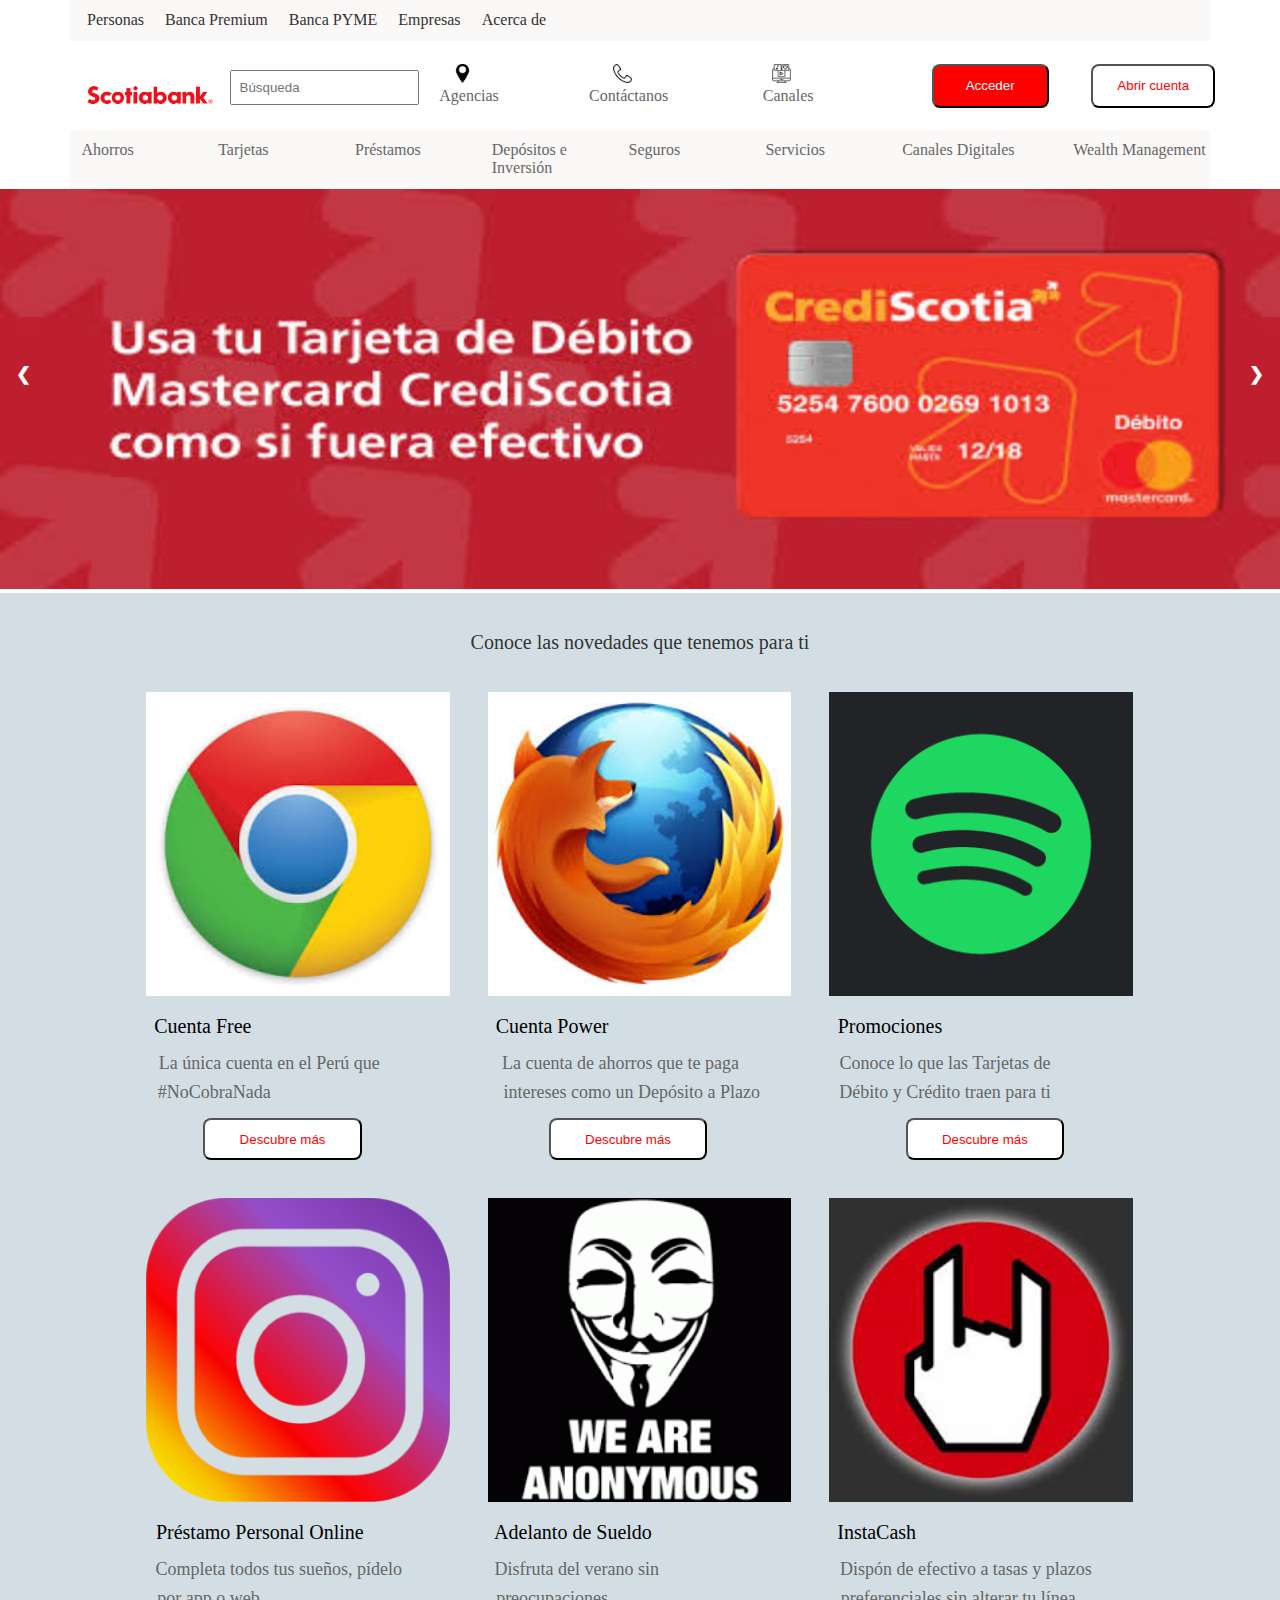
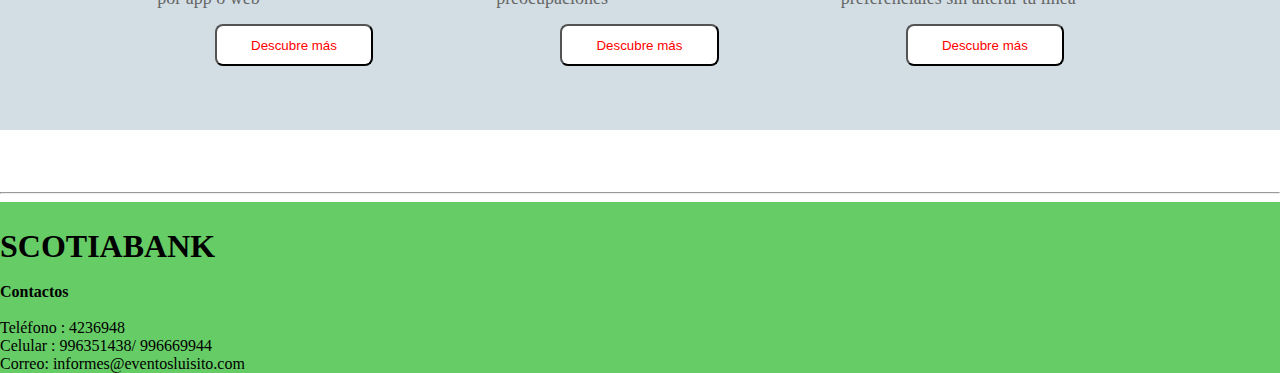
<file: Archivos2020/PagScotiabank - Responsive/indexScotiabank.html>
<!DOCTYPE html>
<html lang="es">
<head>
      
      <meta http-equiv="Content-Type" content="text/html; charset=utf-8" />
      
      <meta name="description" content="Scotiabank" />
      <meta name="keywords" content="HTML,CSS,JS" />
      <meta name="viewport" content="width=device-width, initial-scale=1" />


      <link rel="stylesheet" href="css/styleScotiabank.css" />
      <title>Banco Scotiabank</title>
</head>

<body>

<div id="contenedor">

      <header id="cabecera">
      
          <div id="arriba">
           
               <div id="SubArribaIzquierda">
               
                  <nav>
                       <a class="uno" href="#">Personas</a>
                       <a class="uno" href="#">Banca Premium</a>
                       <a class="uno" href="#">Banca PYME</a>
                       <a class="uno" href="#">Empresas</a>
                       <a class="uno" href="#">Acerca de</a>
                  </nav> 
               </div><div style="clear:both;"></div>
          </div>
           
           
           
           
     <div id="intermedio">
           
         <div id="SubIntermedio">
               
             <nav>
                  
               <div class="med"><a class="dos" href="#"><img src="images/logoScotiabank.png" width="100%";/></a></div>
               <div class="med"><p class="med-caja"><input class="texto" type="text" name="caja" placeholder="Búsqueda"/></p></div>
               
               <div class="med"><a class="dos-icon" href="#"><img src="images/iconUbicacion.png" width="12%";/><p class="icon">Agencias</p></a></div>
               
               <div class="med"><a class="dos-icon" href="#"><img src="images/iconContactanos.png"width="12%";/><p class="icon">Contáctanos</p></a></div>
               
               <div class="med"><a class="dos-icon" href="#"><img src="images/iconCanales.png" width="12%";/><p class="icon">Canales</p></a></div>
               
               <div class="med"><a class="dos-icon" href="#"><button id="boton1">Acceder</button></a></div>
               
               <div class="med"><a class="dos-icon" href="#"><button id="boton2">Abrir cuenta</button></a></div>
               
               <div style="clear:both;"></div>
            </nav> 
        </div>
    </div>
           
           
           
           
            
         <div id="abajo">
           
            <div id="SubAbajo">
             
                <nav>
                  <a class="tres-ahorro" href="#">Ahorros</a>
                  <a class="tres-tarj" href="#">Tarjetas</a>
                  <a class="tres-prest" href="#">Préstamos</a> 
                  <a class="tres-dep" href="#">Depósitos e Inversión</a>
                  <a class="tres-seg" href="#">Seguros</a>
                  <a class="tres-serv" href="#">Servicios</a> 
                  <a class="tres-can" href="#">Canales Digitales</a> 
                  <a class="tres-wealt" href="#">Wealth Management</a> 
                </nav> 
                <div style="clear:both;"></div> 
            </div>
          </div>
          
              
    </header>

<!-------------------------------------MAIN-CUERPO--------------------------------------------------------->    
    <main>
    
      <section class="banner">
           <div class="slideshow-container">
             <div class="mySlides fade">
               <img src="images/Banner4.jpg" style="width:100%; height:400px;">     
             </div>
             <div class="mySlides fade">
               <img src="images/Banner2.jpg" style="width:100%; height:400px; ">
             </div>
             <div class="mySlides fade">
               <img src="images/Banner3.jpg" style="width:100%; height:400px;">
             </div>
             
             <a class="prev" onclick="plusSlides(-1)">&#10094;</a>
             <a class="next" onclick="plusSlides(1)">&#10095;</a>
          </div>
      </section>
      
<!----------------------Segunda Seccion------------------------------------------------------->

     <section id="sec2">
     
               <article id="arribaArt">
                       <p class="par1">Conoce las novedades que tenemos para ti</p>
               </article>  
               
               
               
               <div id="divArriba">
               
                   <article class="img">
                         <img class="img1" src="images/imagen1.jpg" style="width:80%"/>
                         <p id="p1">Cuenta Free</p>
                         <p id="p2">La única cuenta en el Perú que</p>
                         <p id="p3">#NoCobraNada</p>
                         <a class="" href="#"><button id="boton6">Descubre más</button></a>
                   </article>
                   
                   
                   
                   <article class="img">
                         <img class="img2" src="images/imagen2.jpg" style="width:80%"/>
                         <p id="p4">Cuenta Power</p>
                         <p id="p5">La cuenta de ahorros que te paga</p>
                         <p id="p6">intereses como un Depósito a Plazo</p>
                         <a class="" href="#"><button id="boton7">Descubre más</button></a>
                   </article>
                   
                   
                   
                   <article class="img">
                         <img class="img3" src="images/imagen3.jpg" style="width:80%"/>
                         <p id="p7">Promociones</p>
                         <p id="p8">Conoce lo que las Tarjetas de</p>
                         <p id="p9">Débito y Crédito traen para ti</p>
                         <a class="" href="#"><button id="boton8">Descubre más</button></a>      
                   </article>
                   <article style="clear:both;"></article>   
               </div>
               
               
               
               
               <div id="divAbajo">
               
                   <article class="imgx">
                         <img class="img4" src="images/imagen4.jpg" style="width:80%"/>
                         <p id="p10">Préstamo Personal Online</p>
                         <p id="p11">Completa todos tus sueños, pídelo</p>
                         <p id="p12">por app o web</p>
                         <a class="" href="#"><button id="boton9">Descubre más</button></a>
                   </article>
                   
                   
                   
                   <article class="imgx">
                         <img class="img5" src="images/imagen5.jpg" style="width:80%"/>
                         <p id="p13">Adelanto de Sueldo</p>
                         <p id="p14">Disfruta del verano sin</p>
                         <p id="p15">preocupaciones</p>
                         <a class="" href="#"><button id="boton10">Descubre más</button></a>
                   </article>
                   
                   
                   
                   <article class="imgx">
                         <img class="img6" src="images/imagen6.jpg" style="width:80%"/>
                         <p id="p16">InstaCash</p>
                         <p id="p17">Dispón de efectivo a tasas y plazos</p>
                         <p id="p18">preferenciales sin alterar tu línea</p>
                         <a class="" href="#"><button id="boton11">Descubre más</button></a>
                   </article>
                   <article style="clear:both;"></article>   
            </div>   
     </section>
     <br><br><br>
    
    
    <hr>
    </main>



<!--Pie de Pagina-->
<footer style="background-color:#6C6">

  <div style="padding-top:2%;">
  
      <h1>SCOTIABANK</h1><br/>
  
  	<div>
        <strong>Contactos</strong><br/><br/>
        Teléfono	: 4236948<br/>
        Celular	: 996351438/ 996669944
        <p>Correo: informes@eventosluisito.com</p>
    </div>    
  </div>
  
</footer>    


</div>

<script type="text/javascript" src="js/jquery-3.1.1.min.js"></script>
<script src="js/mijs.js"></script>
</body>
</html>
</file>
<file: Archivos2020/PagScotiabankBootstrapResponsive/css/EstiloScotiabank.css>
body {
  margin: 0;
}

*{
  box-sizing: border-box;
}

.container {
  padding-right: 15px;
  padding-left: 15px;
  margin-right: auto;
  margin-left: auto;
}
@media (min-width: 768px) {
  .container {
    width: 750px;
  }
}
@media (min-width: 992px) {
  .container {
    width: 970px;
  }
}
@media (min-width: 1200px) {
  .container {
    width: 1170px;
  }
}
.container-fluid {
  padding-right: 15px;
  padding-left: 15px;
  margin-right: auto;
  margin-left: auto;
}
.row {
  margin-right: -15px;
  margin-left: -15px;
}
.row-no-gutters {
  margin-right: 0;
  margin-left: 0;
}
.row-no-gutters [class*="col-"] {
  padding-right: 0;
  padding-left: 0;
}
.col-xs-1, .col-sm-1, .col-md-1, .col-lg-1, .col-xs-2, .col-sm-2, .col-md-2, .col-lg-2, .col-xs-3, .col-sm-3, .col-md-3, .col-lg-3, .col-xs-4, .col-sm-4, .col-md-4, .col-lg-4, .col-xs-5, .col-sm-5, .col-md-5, .col-lg-5, .col-xs-6, .col-sm-6, .col-md-6, .col-lg-6, .col-xs-7, .col-sm-7, .col-md-7, .col-lg-7, .col-xs-8, .col-sm-8, .col-md-8, .col-lg-8, .col-xs-9, .col-sm-9, .col-md-9, .col-lg-9, .col-xs-10, .col-sm-10, .col-md-10, .col-lg-10, .col-xs-11, .col-sm-11, .col-md-11, .col-lg-11, .col-xs-12, .col-sm-12, .col-md-12, .col-lg-12 {
  position: relative;
  min-height: 1px;
  padding-right: 15px;
  padding-left: 15px;
}
.col-xs-1, .col-xs-2, .col-xs-3, .col-xs-4, .col-xs-5, .col-xs-6, .col-xs-7, .col-xs-8, .col-xs-9, .col-xs-10, .col-xs-11, .col-xs-12 {
  float: left;
}
.col-xs-12 {
  width: 100%;
}
.col-xs-11 {
  width: 91.66666667%;
}
.col-xs-10 {
  width: 83.33333333%;
}
.col-xs-9 {
  width: 75%;
}
.col-xs-8 {
  width: 66.66666667%;
}
.col-xs-7 {
  width: 58.33333333%;
}
.col-xs-6 {
  width: 50%;
}
.col-xs-5 {
  width: 41.66666667%;
}
.col-xs-4 {
  width: 33.33333333%;
}
.col-xs-3 {
  width: 25%;
}
.col-xs-2 {
  width: 16.66666667%;
}
.col-xs-1 {
  width: 8.33333333%;
}
.col-xs-pull-12 {
  right: 100%;
}
.col-xs-pull-11 {
  right: 91.66666667%;
}
.col-xs-pull-10 {
  right: 83.33333333%;
}
.col-xs-pull-9 {
  right: 75%;
}
.col-xs-pull-8 {
  right: 66.66666667%;
}
.col-xs-pull-7 {
  right: 58.33333333%;
}
.col-xs-pull-6 {
  right: 50%;
}
.col-xs-pull-5 {
  right: 41.66666667%;
}
.col-xs-pull-4 {
  right: 33.33333333%;
}
.col-xs-pull-3 {
  right: 25%;
}
.col-xs-pull-2 {
  right: 16.66666667%;
}
.col-xs-pull-1 {
  right: 8.33333333%;
}
.col-xs-pull-0 {
  right: auto;
}
.col-xs-push-12 {
  left: 100%;
}
.col-xs-push-11 {
  left: 91.66666667%;
}
.col-xs-push-10 {
  left: 83.33333333%;
}
.col-xs-push-9 {
  left: 75%;
}
.col-xs-push-8 {
  left: 66.66666667%;
}
.col-xs-push-7 {
  left: 58.33333333%;
}
.col-xs-push-6 {
  left: 50%;
}
.col-xs-push-5 {
  left: 41.66666667%;
}
.col-xs-push-4 {
  left: 33.33333333%;
}
.col-xs-push-3 {
  left: 25%;
}
.col-xs-push-2 {
  left: 16.66666667%;
}
.col-xs-push-1 {
  left: 8.33333333%;
}
.col-xs-push-0 {
  left: auto;
}
.col-xs-offset-12 {
  margin-left: 100%;
}
.col-xs-offset-11 {
  margin-left: 91.66666667%;
}
.col-xs-offset-10 {
  margin-left: 83.33333333%;
}
.col-xs-offset-9 {
  margin-left: 75%;
}
.col-xs-offset-8 {
  margin-left: 66.66666667%;
}
.col-xs-offset-7 {
  margin-left: 58.33333333%;
}
.col-xs-offset-6 {
  margin-left: 50%;
}
.col-xs-offset-5 {
  margin-left: 41.66666667%;
}
.col-xs-offset-4 {
  margin-left: 33.33333333%;
}
.col-xs-offset-3 {
  margin-left: 25%;
}
.col-xs-offset-2 {
  margin-left: 16.66666667%;
}
.col-xs-offset-1 {
  margin-left: 8.33333333%;
}
.col-xs-offset-0 {
  margin-left: 0%;
}
@media (min-width: 768px) {
  .col-sm-1, .col-sm-2, .col-sm-3, .col-sm-4, .col-sm-5, .col-sm-6, .col-sm-7, .col-sm-8, .col-sm-9, .col-sm-10, .col-sm-11, .col-sm-12 {
    float: left;
  }
  .col-sm-12 {
    width: 100%;
  }
  .col-sm-11 {
    width: 91.66666667%;
  }
  .col-sm-10 {
    width: 83.33333333%;
  }
  .col-sm-9 {
    width: 75%;
  }
  .col-sm-8 {
    width: 66.66666667%;
  }
  .col-sm-7 {
    width: 58.33333333%;
  }
  .col-sm-6 {
    width: 50%;
  }
  .col-sm-5 {
    width: 41.66666667%;
  }
  .col-sm-4 {
    width: 33.33333333%;
  }
  .col-sm-3 {
    width: 25%;
  }
  .col-sm-2 {
    width: 16.66666667%;
  }
  .col-sm-1 {
    width: 8.33333333%;
  }
  .col-sm-pull-12 {
    right: 100%;
  }
  .col-sm-pull-11 {
    right: 91.66666667%;
  }
  .col-sm-pull-10 {
    right: 83.33333333%;
  }
  .col-sm-pull-9 {
    right: 75%;
  }
  .col-sm-pull-8 {
    right: 66.66666667%;
  }
  .col-sm-pull-7 {
    right: 58.33333333%;
  }
  .col-sm-pull-6 {
    right: 50%;
  }
  .col-sm-pull-5 {
    right: 41.66666667%;
  }
  .col-sm-pull-4 {
    right: 33.33333333%;
  }
  .col-sm-pull-3 {
    right: 25%;
  }
  .col-sm-pull-2 {
    right: 16.66666667%;
  }
  .col-sm-pull-1 {
    right: 8.33333333%;
  }
  .col-sm-pull-0 {
    right: auto;
  }
  .col-sm-push-12 {
    left: 100%;
  }
  .col-sm-push-11 {
    left: 91.66666667%;
  }
  .col-sm-push-10 {
    left: 83.33333333%;
  }
  .col-sm-push-9 {
    left: 75%;
  }
  .col-sm-push-8 {
    left: 66.66666667%;
  }
  .col-sm-push-7 {
    left: 58.33333333%;
  }
  .col-sm-push-6 {
    left: 50%;
  }
  .col-sm-push-5 {
    left: 41.66666667%;
  }
  .col-sm-push-4 {
    left: 33.33333333%;
  }
  .col-sm-push-3 {
    left: 25%;
  }
  .col-sm-push-2 {
    left: 16.66666667%;
  }
  .col-sm-push-1 {
    left: 8.33333333%;
  }
  .col-sm-push-0 {
    left: auto;
  }
  .col-sm-offset-12 {
    margin-left: 100%;
  }
  .col-sm-offset-11 {
    margin-left: 91.66666667%;
  }
  .col-sm-offset-10 {
    margin-left: 83.33333333%;
  }
  .col-sm-offset-9 {
    margin-left: 75%;
  }
  .col-sm-offset-8 {
    margin-left: 66.66666667%;
  }
  .col-sm-offset-7 {
    margin-left: 58.33333333%;
  }
  .col-sm-offset-6 {
    margin-left: 50%;
  }
  .col-sm-offset-5 {
    margin-left: 41.66666667%;
  }
  .col-sm-offset-4 {
    margin-left: 33.33333333%;
  }
  .col-sm-offset-3 {
    margin-left: 25%;
  }
  .col-sm-offset-2 {
    margin-left: 16.66666667%;
  }
  .col-sm-offset-1 {
    margin-left: 8.33333333%;
  }
  .col-sm-offset-0 {
    margin-left: 0%;
  }
}
@media (min-width: 992px) {
  .col-md-1, .col-md-2, .col-md-3, .col-md-4, .col-md-5, .col-md-6, .col-md-7, .col-md-8, .col-md-9, .col-md-10, .col-md-11, .col-md-12 {
    float: left;
  }
  .col-md-12 {
    width: 100%;
  }
  .col-md-11 {
    width: 91.66666667%;
  }
  .col-md-10 {
    width: 83.33333333%;
  }
  .col-md-9 {
    width: 75%;
  }
  .col-md-8 {
    width: 66.66666667%;
  }
  .col-md-7 {
    width: 58.33333333%;
  }
  .col-md-6 {
    width: 50%;
  }
  .col-md-5 {
    width: 41.66666667%;
  }
  .col-md-4 {
    width: 33.33333333%;
  }
  .col-md-3 {
    width: 25%;
  }
  .col-md-2 {
    width: 16.66666667%;
  }
  .col-md-1 {
    width: 8.33333333%;
  }
  .col-md-pull-12 {
    right: 100%;
  }
  .col-md-pull-11 {
    right: 91.66666667%;
  }
  .col-md-pull-10 {
    right: 83.33333333%;
  }
  .col-md-pull-9 {
    right: 75%;
  }
  .col-md-pull-8 {
    right: 66.66666667%;
  }
  .col-md-pull-7 {
    right: 58.33333333%;
  }
  .col-md-pull-6 {
    right: 50%;
  }
  .col-md-pull-5 {
    right: 41.66666667%;
  }
  .col-md-pull-4 {
    right: 33.33333333%;
  }
  .col-md-pull-3 {
    right: 25%;
  }
  .col-md-pull-2 {
    right: 16.66666667%;
  }
  .col-md-pull-1 {
    right: 8.33333333%;
  }
  .col-md-pull-0 {
    right: auto;
  }
  .col-md-push-12 {
    left: 100%;
  }
  .col-md-push-11 {
    left: 91.66666667%;
  }
  .col-md-push-10 {
    left: 83.33333333%;
  }
  .col-md-push-9 {
    left: 75%;
  }
  .col-md-push-8 {
    left: 66.66666667%;
  }
  .col-md-push-7 {
    left: 58.33333333%;
  }
  .col-md-push-6 {
    left: 50%;
  }
  .col-md-push-5 {
    left: 41.66666667%;
  }
  .col-md-push-4 {
    left: 33.33333333%;
  }
  .col-md-push-3 {
    left: 25%;
  }
  .col-md-push-2 {
    left: 16.66666667%;
  }
  .col-md-push-1 {
    left: 8.33333333%;
  }
  .col-md-push-0 {
    left: auto;
  }
  .col-md-offset-12 {
    margin-left: 100%;
  }
  .col-md-offset-11 {
    margin-left: 91.66666667%;
  }
  .col-md-offset-10 {
    margin-left: 83.33333333%;
  }
  .col-md-offset-9 {
    margin-left: 75%;
  }
  .col-md-offset-8 {
    margin-left: 66.66666667%;
  }
  .col-md-offset-7 {
    margin-left: 58.33333333%;
  }
  .col-md-offset-6 {
    margin-left: 50%;
  }
  .col-md-offset-5 {
    margin-left: 41.66666667%;
  }
  .col-md-offset-4 {
    margin-left: 33.33333333%;
  }
  .col-md-offset-3 {
    margin-left: 25%;
  }
  .col-md-offset-2 {
    margin-left: 16.66666667%;
  }
  .col-md-offset-1 {
    margin-left: 8.33333333%;
  }
  .col-md-offset-0 {
    margin-left: 0%;
  }
}
@media (min-width: 1200px) {
  .col-lg-1, .col-lg-2, .col-lg-3, .col-lg-4, .col-lg-5, .col-lg-6, .col-lg-7, .col-lg-8, .col-lg-9, .col-lg-10, .col-lg-11, .col-lg-12 {
    float: left;
  }
  .col-lg-12 {
    width: 100%;
  }
  .col-lg-11 {
    width: 91.66666667%;
  }
  .col-lg-10 {
    width: 83.33333333%;
  }
  .col-lg-9 {
    width: 75%;
  }
  .col-lg-8 {
    width: 66.66666667%;
  }
  .col-lg-7 {
    width: 58.33333333%;
  }
  .col-lg-6 {
    width: 50%;
  }
  .col-lg-5 {
    width: 41.66666667%;
  }
  .col-lg-4 {
    width: 33.33333333%;
  }
  .col-lg-3 {
    width: 25%;
  }
  .col-lg-2 {
    width: 16.66666667%;
  }
  .col-lg-1 {
    width: 8.33333333%;
  }
  .col-lg-pull-12 {
    right: 100%;
  }
  .col-lg-pull-11 {
    right: 91.66666667%;
  }
  .col-lg-pull-10 {
    right: 83.33333333%;
  }
  .col-lg-pull-9 {
    right: 75%;
  }
  .col-lg-pull-8 {
    right: 66.66666667%;
  }
  .col-lg-pull-7 {
    right: 58.33333333%;
  }
  .col-lg-pull-6 {
    right: 50%;
  }
  .col-lg-pull-5 {
    right: 41.66666667%;
  }
  .col-lg-pull-4 {
    right: 33.33333333%;
  }
  .col-lg-pull-3 {
    right: 25%;
  }
  .col-lg-pull-2 {
    right: 16.66666667%;
  }
  .col-lg-pull-1 {
    right: 8.33333333%;
  }
  .col-lg-pull-0 {
    right: auto;
  }
  .col-lg-push-12 {
    left: 100%;
  }
  .col-lg-push-11 {
    left: 91.66666667%;
  }
  .col-lg-push-10 {
    left: 83.33333333%;
  }
  .col-lg-push-9 {
    left: 75%;
  }
  .col-lg-push-8 {
    left: 66.66666667%;
  }
  .col-lg-push-7 {
    left: 58.33333333%;
  }
  .col-lg-push-6 {
    left: 50%;
  }
  .col-lg-push-5 {
    left: 41.66666667%;
  }
  .col-lg-push-4 {
    left: 33.33333333%;
  }
  .col-lg-push-3 {
    left: 25%;
  }
  .col-lg-push-2 {
    left: 16.66666667%;
  }
  .col-lg-push-1 {
    left: 8.33333333%;
  }
  .col-lg-push-0 {
    left: auto;
  }
  .col-lg-offset-12 {
    margin-left: 100%;
  }
  .col-lg-offset-11 {
    margin-left: 91.66666667%;
  }
  .col-lg-offset-10 {
    margin-left: 83.33333333%;
  }
  .col-lg-offset-9 {
    margin-left: 75%;
  }
  .col-lg-offset-8 {
    margin-left: 66.66666667%;
  }
  .col-lg-offset-7 {
    margin-left: 58.33333333%;
  }
  .col-lg-offset-6 {
    margin-left: 50%;
  }
  .col-lg-offset-5 {
    margin-left: 41.66666667%;
  }
  .col-lg-offset-4 {
    margin-left: 33.33333333%;
  }
  .col-lg-offset-3 {
    margin-left: 25%;
  }
  .col-lg-offset-2 {
    margin-left: 16.66666667%;
  }
  .col-lg-offset-1 {
    margin-left: 8.33333333%;
  }
  .col-lg-offset-0 {
    margin-left: 0%;
  }
}

.clearfix:before,
  .clearfix:after,
  .container:before,
  .container:after,
  .container-fluid:before,
  .container-fluid:after,
  .row:before,
  .row:after {
    display: table;
    content: " ";
  }
  .clearfix:after,
  .container:after,
  .container-fluid:after,
  .row:after {
    clear: both;
  }


/*-----------------------------------------------------------------------------------*/

/*MIS PROPIOS ESTILOS DE LA PAG*/


#arriba{
  padding-top:1%;
	padding-bottom:1%;
}
.uno{
	text-decoration:none;
	padding-left:3%;
	color:#333;
}



.med{
  float:left;
  width:45%;
}
.dos{
  padding-top: 10%;
}
.med-caja{
	padding-top: 4%;
}
.texto{
	width:121%; padding-top:5%; padding-bottom:5%; padding-left:5%;
}



.med-dos{
  float:left;
  width:33%;
  padding-top: 5%;
  padding-left: 6%;
}
.dos-icon{
	padding-left:40%;
	text-decoration:none;
}
.icon{
	text-align:center;
  color:#666;
  margin: 0;
}



.med-tres{
  float:left;
  padding-top: 3%;
  width: 49%;
}
#boton1{
border-radius:8px 8px 8px 8px;
color:#FFF;
background-color:#F00;
padding-top:8%;
padding-bottom:8%;
padding-left:20%;
padding-right:20%;
}	
#boton2{
border-radius:8px 8px 8px 8px;
color:#F00;
background-color:#FFF;
padding-top:8%;
padding-bottom:8%;
padding-left:15%;
padding-right:15%;
}



#abajo{
  padding-top:1%;
	padding-bottom:1%;
}
.abaj-ahorro{
  text-decoration:none;	
  color: #333; 
  padding-left: 3%;
}
.abaj-tarjeta{
  text-decoration:none;	
  color: #333; 
  padding-left: 20%;
}
.abaj-prestamo{
  text-decoration:none;	
  color: #333; 
  padding-left: 20%;
}

.abaj-deposito{
  text-decoration:none;	
  color: #333; 
  padding-left: 3%;
}
.abaj-seguro{
  text-decoration:none;	
  color: #333; 
  padding-left: 25%;
}

.abaj-servicio{
  text-decoration:none;	
  color: #333; 
}
.abaj-canales{
  text-decoration:none;	
  color: #333; 
  padding-left: 10%;
}
.abaj-wealth{
  text-decoration:none;	
  color: #333; 
  padding-left: 9%;
}
/*------------------------------------------------*/



/*SLIDER*/
.mySlides {display: none}

/* Slideshow container */
.slideshow-container {
  max-width: 100%;
  position: relative;
  margin: auto;
}

/* Next & previous buttons */
.prev, .next {
  cursor: pointer;
  position: absolute;
  top: 180px;
  width: auto;
  padding: 16px;
  margin-top: -22px;
  color: white;
  font-weight: bold;
  font-size: 18px;
  transition: 0.6s ease;
  border-radius: 0 3px 3px 0;
  user-select: none;
}

/* Position the "next button" to the right */
.next {
  right: 0;
  border-radius: 3px 0 0 3px;
}

/* On hover, add a black background color with a little bit see-through */
.prev:hover, .next:hover {
  background-color: rgba(0,0,0,0.8);
}

/* Caption text */
.text {
  color: #f2f2f2;
  font-size: 16px;
  padding: 8px 12px;
  position: absolute;
  bottom: 8px;
  
  text-align: center;
}

/* Number text (1/3 etc) */
.numbertext {
  color: #f2f2f2;
  font-size: 12px;
  padding: 8px 12px;
  position: absolute;
  top: 0;
}


/* Fading animation */
.fade {
  -webkit-animation-name: fade;
  -webkit-animation-duration: 1.5s;
  animation-name: fade;
  animation-duration: 1.5s;
}  	
/*------------------------------------------------*/


/*Segundad Seccion*/
#sec2 {
  background-color: #d2dee4;
}
#arribaArt {
  padding-top:3%;
padding-bottom:3%;
text-align:center;
}
.par1{
  font-size: 20px;
  color: #333333;
}



.img{
  
float:left;
} 
#p1{
  font-size: 20px;
  color: #000000;
padding-top:1%;
padding-left: 3%;
margin: 0;
}
#p2{
  font-size: 18px;
  color: #666;
  padding-left: 4%;
padding-top:4%;
margin: 0;
}  
#p3{
  font-size: 18px;
  color: #666;
padding-right: 24%;
padding-top:2%;
padding-bottom:4%;
padding-left: 4%;
margin: 0;
}
#boton6{
  border-radius: 8px 8px 8px 8px;
  color: #F00;
  background-color: #FFF;
  padding-top: 3%;
  padding-bottom: 3%;
  padding-left: 9%;
  padding-right: 9%;
  margin-left:12%;
}


#p4{
  font-size: 20px;
  color: #000000;
padding-top:1%;
padding-right: 46%;
margin: 0;
padding-left: 3%;
}
#p5{
  font-size: 18px;
  color: #666;
  padding-right: 10%;
padding-top:4%;
margin: 0;
padding-left: 3%;
}  
#p6{
  font-size: 18px;
  color: #666;
padding-right:4%;
padding-top:2%;
padding-bottom:4%;
margin: 0;
padding-left: 3%;
} 
#boton7{
  border-radius: 8px 8px 8px 8px;
  color: #F00;
  background-color: #FFF;
  padding-top: 3%;
  padding-bottom: 3%;
  padding-left: 9%;
  padding-right: 9%;
  margin-right:6%;
  margin-left: 18%;
}


#p7{
  font-size: 20px;
  color: #000000;
padding-top:1%;
padding-right:68%;
margin: 0;
padding-left: 3%;
}
#p8{
  font-size: 18px;
  color: #666;
  padding-right: 37%;
padding-top:4%;
margin: 0;
padding-left: 3%;
}  
#p9{
  font-size: 18px;
  color: #666;
padding-right:37%;
padding-top:2%;
padding-bottom:3%;
margin: 0;
padding-left: 3%;
}     
#boton8{
  border-radius: 8px 8px 8px 8px;
  color: #F00;
  background-color: #FFF;
  padding-top: 3%;
  padding-bottom: 3%;
  padding-left: 9%;
  padding-right: 9%;
  margin-left: 20%;
}




#divAbajo{
  margin-top: 5%;
}

#p10{
  font-size: 20px;
  color: #000000;
padding-top:4%;
margin: 0;
padding-left: 5%;
}
#p11{
  font-size: 18px;
  color: #666;
padding-left: 5%;
padding-top:4%;
margin: 0;
}  
#p12{
  font-size: 18px;
  color: #666;
padding-right: 27%;
padding-top:2%;
padding-bottom:4%;
margin: 0;
padding-left: 5%;
}	
#boton9{
  border-radius: 8px 8px 8px 8px;
  color: #F00;
  background-color: #FFF;
  padding-top: 3%;
  padding-bottom: 3%;
  padding-left: 9%;
  padding-right: 9%;
  margin-left: 15%;
}

#p13{
  font-size: 20px;
  color: #000000;
padding-top:4%;
padding-right:35%;
margin: 0;
padding-left: 3%;
}
#p14{
  font-size: 18px;
  color: #666;
padding-right: 33%;
padding-top:4%;
margin: 0;
padding-left: 3%;
}  
#p15{
  font-size: 18px;
  color: #666;
padding-right: 46%;
padding-top:2%;
padding-bottom:4%;
margin: 0;
padding-left: 3%;
}
#boton10{
  border-radius: 8px 8px 8px 8px;
  color: #F00;
  background-color: #FFF;
  padding-top: 3%;
  padding-bottom: 3%;
  padding-left: 9%;
  padding-right: 9%;
  margin-left: 20%;
}

#p16{
  font-size: 20px;
  color: #000000;
padding-top:4%;
padding-right:75%;
margin: 0;
padding-left: 3%;
}
#p17{
  font-size: 18px;
  color: #666;
padding-right: 25%;
padding-top:4%;
margin: 0;
padding-left: 3%;
}  
#p18{
  font-size: 18px;
  color: #666;
padding-right: 32%;
padding-top:2%;
padding-bottom:4%;
margin: 0;
padding-left: 3%;
}
#boton11{
  border-radius: 8px 8px 8px 8px;
  color: #F00;
  background-color: #FFF;
  padding-top: 3%;
  padding-bottom: 3%;
  padding-left: 9%;
  padding-right: 9%;
  margin-right: 18%;
  margin-left: 20%;
}
</file>
<file: BCPBootstrap/css/bcp.css>
@charset "utf-8";
/* CSS Document */

	/*
/*
 * ---------------------------------------------------------------
 * Web Fonts
 * ---------------------------------------------------------------
 */

@font-face {
	font-family: 'Bebas Neue';
	font-style: normal;
	font-weight: normal;
	src: url('../fonts/Bebas-Neue.woff2') format('woff2'),
	     url('../fonts/Bebas-Neue.woff') format('woff'),
	     url('../fonts/Bebas-Neue.ttf') format('truetype');
}

/*
 * ---------------------------------------------------------------
 * Reset
 * ---------------------------------------------------------------
 */

body, blockquote, dl, dd, figure, fieldset,
h1, h2, h3, h4, h5, h6, hr, ol, p, pre,
textarea, ul {
	margin: 0;
}
button, fieldset, input, legend, option,
select, td, textarea, th {
	padding: 0;
}
article, aside, details, figcaption, figure, footer,
header, main, menu, nav, section {
	display: block;
}
table {
	border-collapse: collapse;
}
b, strong {
	font-weight: bolder;
}
img {
	border-style: none;
}
button, input, optgroup, select, textarea {
	font-family: inherit;
	font-size: inherit;
}
/*
 * ---------------------------------------------------------------
 * Base --- Estilos se va aplicar todas las paginas :
	* = aplica todas elementos de la pagina
 * ---------------------------------------------------------------
 */
*, *::before, *::after { /* Para que no se distorsiones width y padding */
	-moz-box-sizing: inherit; 
	-webkit-box-sizing: inherit;
	box-sizing: inherit;  
}
html {/*dddd */
	-moz-box-sizing: border-box;
	-webkit-box-sizing: border-box;
	box-sizing: border-box;
	color: #333;
	font: 100%/1.5 'Glober', sans-serif;
}
a {
	text-decoration: none;
}
blockquote, dl, figure, hr, ol, p, pre, ul {
	margin-bottom: 1.5rem;
}
ol ol, ol ul, ul ol, ul ul {
	margin-bottom: 0;
}
h1, h2, h3, h4, h5, h6 {
	font: inherit;
}
/*
 * ---------------------------------------------------------------
 * Grid  ... grid bosstrap .. clases comunes que se van utilizar cualquier pagina
 * ---------------------------------------------------------------
 */

 .img-responsive {
 	display: block;
 	max-width: 100%;
 	height: auto;
 }
 .center-block {
 	display: block;
 	margin-left: auto;
 	margin-right: auto;
 }
.clearfix::after,
.container::after,
.row::after {
	clear: both;
	content: '';
	display: block;
}
.container {
	margin: 0 auto;
	max-width: 1070px;
	padding: 0 32px;
}
.narrow-container {
	max-width: 810px;
}
.full-container {
	max-width: 1920px;
}
/*.select-yearb { background-color:#ec7e1b; color: white; float: right !important; padding: 0 10px; !important; }*/
.row {
	margin: 0 -16px;
}
.small-gutter-row {
	margin-left: 0;/*-6px*/
	margin-right: 0;/*-6px*/
}
[class^='col-'],
[class*=' col-'] {
	float: left;
	padding: 0 16px;
	position: relative;
	width: 100%;
}
.small-gutter-col {
	padding-left: 6px;
	padding-right: 6px;
}
/*
 * ---------------------------------------------------------------
 * Para grid bosstrap .. los min-width solo para width
 * ---------------------------------------------------------------
 */
.col-xs-1 { width: 8.333333%; }
.col-xs-2 { width: 16.666667%; }
.col-xs-3 { width: 25%; }
.col-xs-4 { width: 33.333333%; }
.col-xs-5 { width: 41.666667%; }
.col-xs-6 { width: 50%; }
.col-xs-7 { width: 58.333333%; }
.col-xs-8 { width: 66.666667%; }
.col-xs-9 { width: 75%; }
.col-xs-10 { width: 83.333333%; }
.col-xs-11 { width: 91.666667%; }
.col-xs-12 { width: 100%; }
.pull-xs-left { float: left !important; }
.pull-xs-none { float: none !important; }
.pull-xs-right { float: right !important; }
.text-xs-center { text-align: center !important; }
.text-xs-left { text-align: left !important; }
.text-xs-right { text-align: right !important; }

@media (min-width: 576px) {
	.col-sm-1 { width: 8.333333%; }
	.col-sm-2 { width: 16.666667%; }
	.col-sm-3 { width: 25%; }
	.col-sm-4 { width: 33.333333%; }
	.col-sm-5 { width: 41.666667%; }
	.col-sm-6 { width: 50%; }
	.col-sm-7 { width: 58.333333%; }
	.col-sm-8 { width: 66.666667%; }
	.col-sm-9 { width: 75%; }
	.col-sm-10 { width: 83.333333%; }
	.col-sm-11 { width: 91.666667%; }
	.col-sm-12 { width: 100%; }
	.hidden-sm-up { display: none !important; }
	.pull-sm-left { float: left !important; }
	.pull-sm-none { float: none !important; }
	.pull-sm-right { float: right !important; }
	.text-sm-center { text-align: center !important; }
	.text-sm-left { text-align: left !important; }
	.text-sm-right { text-align: right !important; }
}

@media (min-width: 768px) {
	.col-md-1 { width: 8.333333%; }
	.col-md-2 { width: 16.666667%; }
	.col-md-3 { width: 25%; }
	.col-md-4 { width: 33.333333%; }
	.col-md-5 { width: 41.666667%; }
	.col-md-6 { width: 50%; }
	.col-md-7 { width: 58.333333%; }
	.col-md-8 { width: 66.666667%; }
	.col-md-9 { width: 75%; }
	.col-md-10 { width: 83.333333%; }
	.col-md-11 { width: 91.666667%; }
	.col-md-12 { width: 100%; }
	.push-md-7 { left: 58.333333%; }
	.hidden-md-up { display: none !important; }
	.pull-md-left { float: left !important; }
	.pull-md-none { float: none !important; }
	.pull-md-right { float: right !important; }
	.text-md-center { text-align: center !important; }
	.text-md-left { text-align: left !important; }
	.text-md-right { text-align: right !important; }
}

@media (min-width: 992px) {
	.col-lg-1 { width: 8.333333%; }
	.col-lg-2 { width: 16.666667%; }
	.col-lg-3 { width: 25%; }
	.col-lg-4 { width: 33.333333%; }
	.col-lg-5 { width: 41.666667%; }
	.col-lg-6 { width: 50%; }
	.col-lg-7 { width: 58.333333%; }
	.col-lg-8 { width: 66.666667%; }
	.col-lg-9 { width: 75%; }
	.col-lg-10 { width: 83.333333%; }
	.col-lg-11 { width: 91.666667%; }
	.col-lg-12 { width: 100%; }
	.col-lg-1-5 { width: 20%; }
	.hidden-lg-up { display: none !important; }
	.pull-lg-left { float: left !important; }
	.pull-lg-none { float: none !important; }
	.pull-lg-right { float: right !important; }
	.text-lg-center { text-align: center !important; }
	.text-lg-left { text-align: left !important; }
	.text-lg-right { text-align: right !important; }
}

@media (min-width: 1280px) {
	.col-xl-1 { width: 8.333333%; }
	.col-xl-2 { width: 16.666667%; }
	.col-xl-3 { width: 25%; }
	.col-xl-4 { width: 33.333333%; }
	.col-xl-5 { width: 41.666667%; }
	.col-xl-6 { width: 50%; }
	.col-xl-7 { width: 58.333333%; }
	.col-xl-8 { width: 66.666667%; }
	.col-xl-9 { width: 75%; }
	.col-xl-10 { width: 83.333333%; }
	.col-xl-11 { width: 91.666667%; }
	.col-xl-12 { width: 100%; }
	.hidden-xl-up { display: none !important; }
	.pull-xl-left { float: left !important; }
	.pull-xl-none { float: none !important; }
	.pull-xl-right { float: right !important; }
	.text-xl-center { text-align: center !important; }
	.text-xl-left { text-align: left !important; }
	.text-xl-right { text-align: right !important; }
}

/*
 * ---------------------------------------------------------------
 * Todos los Estilos para cada pagina
 * ---------------------------------------------------------------
 */

/* Home : */
.inicio{margin: 100px}
.nopadding{padding: 0px;}
.colorx{background: #0033a1;}
.colory{background: #0033a1;}
.color1{background:seagreen;}
/* Nosotros :; */
.inicio{margin: 200px}

/* servicios */
.inicio{margin: 100px}
/* contacto */
.inicio{margin: 100px}

/*
 * ---------------------------------------------------------------
 * Estilos para Response, con max-width:
 * ---------------------------------------------------------------
 */
 @media (max-width:1200px) {

}
@media (max-width:900px) {

}
@media (max-width:740px) {
	
	}
	
	
	
	
	
	
	
	
	
	
	
/*HEADER*/
.col-sm-12{
         background-color:#042a69;
	     }	
	
.col-xs-6{
         float:left;
	     }	
		 
.uno-simbolo{
	 width:27%;
	 float:left;
	 padding-top:1%;
	 padding-left:9%;
	}	 
.uno{
	 width:11%;
	 float:left;
	 text-decoration:none;
	 color:#CCC;
	 padding-top:3.9%;
	 font-size: 14px;
	 padding-right:2%;
	}
.uno-pymes{
	 padding-right:2%;
	 float:left;
	 text-decoration:none;
	 color:#CCC;
	 padding-top:3.9%;
	 font-size: 14px;
	 padding-left: 3%;
	}	
.dos{
	 width:23%;
	 float:right;
	 text-decoration:none;
	 color:#CCC;
	 padding-top:4%;
	 font-size: 14px;
	}		 
.dos-canal{
	 width:20%;
	 float:right;
	 text-decoration:none;
	 color:#CCC;
	 padding-top:3.9%;
	 font-size: 14px;
	 padding-left:3%;
	}
.dos-chat{
	 width:20%;
	 float:right;
	 text-decoration:none;
	 color:#CCC;
	 padding-top:3.9%;
	 font-size: 14px;
	 padding-right:7%;
	}	
	
	
	
	
	
#abajo{
	   width:1300px;
       background-color:#001b45;
	   padding-bottom: 2%;
	   }	

.col-xs-6{
	     
	     float:left;
	     }
.nopadding{padding: 0px;}

.tres-prestamos{
	 width:30%;
	 float:left;
	 text-decoration:none;
	 color:#CCC;
	 padding-top:3.9%;
	 font-size: 19px;
	 padding-left:1%;
	 text-align:center;
	}
.tres-seguros{
	 width:10%;
	 float:left;
	 text-decoration:none;
	 color:#CCC;
	 padding-top:3.9%;
	 font-size: 19px;
	 padding-left:1%;
	 text-align:center;
	 }	
.tres-tarjeta{
	 width:12%;
	 float:left;
	 text-decoration:none;
	 color:#CCC;
	 padding-top:3.9%;
	 font-size: 19px;
	 padding-left:3%;
	 text-align:center;
	}
.tres-cuenta{
	 width:12%;
	 float:left;
	 text-decoration:none;
	 color:#CCC;
	 padding-top:3.9%;
	 font-size: 19px;
	 padding-left:3%;
	 text-align:center;
	}
.tres-inversion{
	 width:12%;
	 float:left;
	 text-decoration:none;
	 color:#CCC;
	 padding-top:3.9%;
	 font-size: 19px;
	 padding-left:3%;
	 text-align:center;
	}								 
.tres-otros{
	 width:17%;
	 float:left;
	 text-decoration:none;
	 color:#CCC;
	 padding-top:3.9%;
	 font-size: 19px;
	 padding-left:5%;
	 text-align:center;
	}
	
.col-xs-6{
	     float:left;
}

#botones{
	    padding-left:24%;
		padding-top:3%;
		}		
		 
#boton1{
	    border-radius:8px 8px 8px 8px;
		color:#FFF;
	    background-color:#2cc0d5;
		padding-top:3%;
		padding-bottom:3%;
		padding-left:4%;
		padding-right:4%;
		margin-right:2%;
}	
#boton2{
	    border-radius:8px 8px 8px 8px;
		color:#FFF;
		background-color:#ff7800;
		padding-top:3%;
		padding-bottom:3%;
		padding-left:4%;
		padding-right:4%;
	    }	
	
	
	
.banner-imagen{

	width:100%; height:300px;
}	

.nopadding2{padding: 0px;}
</file>
<file: js-oop/css/style.css>
.success, .error {
    color: white;
    padding: 5px;
    margin: 5px 0 15px 0;
}

.success {
    background: green;
}

.error {
    background: red;
}
</file>
<file: RimacBootstrap/css/rimac.css>
@charset "utf-8";
/* CSS Document */



	/*
/*
 * ---------------------------------------------------------------
 * Web Fonts
 * ---------------------------------------------------------------
 */

@font-face {
	font-family: 'Bebas Neue';
	font-style: normal;
	font-weight: normal;
	src: url('../fonts/Bebas-Neue.woff2') format('woff2'),
	     url('../fonts/Bebas-Neue.woff') format('woff'),
	     url('../fonts/Bebas-Neue.ttf') format('truetype');
}

/*
 * ---------------------------------------------------------------
 * Reset
 * ---------------------------------------------------------------
 */

body, blockquote, dl, dd, figure, fieldset,
h1, h2, h3, h4, h5, h6, hr, ol, p, pre,
textarea, ul {
	margin: 0;
}
button, fieldset, input, legend, option,
select, td, textarea, th {
	padding: 0;
}
article, aside, details, figcaption, figure, footer,
header, main, menu, nav, section {
	display: block;
}
table {
	border-collapse: collapse;
}
b, strong {
	font-weight: bolder;
}
img {
	border-style: none;
}
button, input, optgroup, select, textarea {
	font-family: inherit;
	font-size: inherit;
}
/*
 * ---------------------------------------------------------------
 * Base --- Estilos se va aplicar todas las paginas :
	* = aplica todas elementos de la pagina
 * ---------------------------------------------------------------
 */
*, *::before, *::after { /* Para que no se distorsiones width y padding */
	-moz-box-sizing: inherit; 
	-webkit-box-sizing: inherit;
	box-sizing: inherit;  
}
html {/*dddd */
	-moz-box-sizing: border-box;
	-webkit-box-sizing: border-box;
	box-sizing: border-box;
	color: #333;
	font: 100%/1.5 'Glober', sans-serif;
}
a {
	text-decoration: none;
}
blockquote, dl, figure, hr, ol, p, pre, ul {
	margin-bottom: 1.5rem;
}
ol ol, ol ul, ul ol, ul ul {
	margin-bottom: 0;
}
h1, h2, h3, h4, h5, h6 {
	font: inherit;
}
/*
 * ---------------------------------------------------------------
 * Grid  ... grid bosstrap .. clases comunes que se van utilizar cualquier pagina
 * ---------------------------------------------------------------
 */

 .img-responsive {
 	display: block;
 	max-width: 100%;
 	height: auto;
 }
 .center-block {
 	display: block;
 	margin-left: auto;
 	margin-right: auto;
 }
.clearfix::after,
.container::after,
.row::after {
	clear: both;
	content: '';
	display: block;
}
.container {
	margin: 0 auto;
	max-width: 1070px;
	padding: 0 32px;
}
.narrow-container {
	max-width: 810px;
}
.full-container {
	max-width: 1920px;
}
/*.select-yearb { background-color:#ec7e1b; color: white; float: right !important; padding: 0 10px; !important; }*/
.row {
	margin: 0 -16px;
}
.small-gutter-row {
	margin-left: 0;/*-6px*/
	margin-right: 0;/*-6px*/
}
[class^='col-'],
[class*=' col-'] {
	float: left;
	padding: 0 16px;
	position: relative;
	width: 100%;
}
.small-gutter-col {
	padding-left: 6px;
	padding-right: 6px;
}
/*
 * ---------------------------------------------------------------
 * Para grid bosstrap .. los min-width solo para width
 * ---------------------------------------------------------------
 */
.col-xs-1 { width: 8.333333%; }
.col-xs-2 { width: 16.666667%; }
.col-xs-3 { width: 25%; }
.col-xs-4 { width: 33.333333%; }
.col-xs-5 { width: 41.666667%; }
.col-xs-6 { width: 50%; }
.col-xs-7 { width: 58.333333%; }
.col-xs-8 { width: 66.666667%; }
.col-xs-9 { width: 75%; }
.col-xs-10 { width: 83.333333%; }
.col-xs-11 { width: 91.666667%; }
.col-xs-12 { width: 100%; }
.pull-xs-left { float: left !important; }
.pull-xs-none { float: none !important; }
.pull-xs-right { float: right !important; }
.text-xs-center { text-align: center !important; }
.text-xs-left { text-align: left !important; }
.text-xs-right { text-align: right !important; }

@media (min-width: 576px) {
	.col-sm-1 { width: 8.333333%; }
	.col-sm-2 { width: 16.666667%; }
	.col-sm-3 { width: 25%; }
	.col-sm-4 { width: 33.333333%; }
	.col-sm-5 { width: 41.666667%; }
	.col-sm-6 { width: 50%; }
	.col-sm-7 { width: 58.333333%; }
	.col-sm-8 { width: 66.666667%; }
	.col-sm-9 { width: 75%; }
	.col-sm-10 { width: 83.333333%; }
	.col-sm-11 { width: 91.666667%; }
	.col-sm-12 { width: 100%; }
	.hidden-sm-up { display: none !important; }
	.pull-sm-left { float: left !important; }
	.pull-sm-none { float: none !important; }
	.pull-sm-right { float: right !important; }
	.text-sm-center { text-align: center !important; }
	.text-sm-left { text-align: left !important; }
	.text-sm-right { text-align: right !important; }
}

@media (min-width: 768px) {
	.col-md-1 { width: 8.333333%; }
	.col-md-2 { width: 16.666667%; }
	.col-md-3 { width: 25%; }
	.col-md-4 { width: 33.333333%; }
	.col-md-5 { width: 41.666667%; }
	.col-md-6 { width: 50%; }
	.col-md-7 { width: 58.333333%; }
	.col-md-8 { width: 66.666667%; }
	.col-md-9 { width: 75%; }
	.col-md-10 { width: 83.333333%; }
	.col-md-11 { width: 91.666667%; }
	.col-md-12 { width: 100%; }
	.push-md-7 { left: 58.333333%; }
	.hidden-md-up { display: none !important; }
	.pull-md-left { float: left !important; }
	.pull-md-none { float: none !important; }
	.pull-md-right { float: right !important; }
	.text-md-center { text-align: center !important; }
	.text-md-left { text-align: left !important; }
	.text-md-right { text-align: right !important; }
}

@media (min-width: 992px) {
	.col-lg-1 { width: 8.333333%; }
	.col-lg-2 { width: 16.666667%; }
	.col-lg-3 { width: 25%; }
	.col-lg-4 { width: 33.333333%; }
	.col-lg-5 { width: 41.666667%; }
	.col-lg-6 { width: 50%; }
	.col-lg-7 { width: 58.333333%; }
	.col-lg-8 { width: 66.666667%; }
	.col-lg-9 { width: 75%; }
	.col-lg-10 { width: 83.333333%; }
	.col-lg-11 { width: 91.666667%; }
	.col-lg-12 { width: 100%; }
	.col-lg-1-5 { width: 20%; }
	.hidden-lg-up { display: none !important; }
	.pull-lg-left { float: left !important; }
	.pull-lg-none { float: none !important; }
	.pull-lg-right { float: right !important; }
	.text-lg-center { text-align: center !important; }
	.text-lg-left { text-align: left !important; }
	.text-lg-right { text-align: right !important; }
}

@media (min-width: 1280px) {
	.col-xl-1 { width: 8.333333%; }
	.col-xl-2 { width: 16.666667%; }
	.col-xl-3 { width: 25%; }
	.col-xl-4 { width: 33.333333%; }
	.col-xl-5 { width: 41.666667%; }
	.col-xl-6 { width: 50%; }
	.col-xl-7 { width: 58.333333%; }
	.col-xl-8 { width: 66.666667%; }
	.col-xl-9 { width: 75%; }
	.col-xl-10 { width: 83.333333%; }
	.col-xl-11 { width: 91.666667%; }
	.col-xl-12 { width: 100%; }
	.hidden-xl-up { display: none !important; }
	.pull-xl-left { float: left !important; }
	.pull-xl-none { float: none !important; }
	.pull-xl-right { float: right !important; }
	.text-xl-center { text-align: center !important; }
	.text-xl-left { text-align: left !important; }
	.text-xl-right { text-align: right !important; }
}

/*
 * ---------------------------------------------------------------
 * Todos los Estilos para cada pagina
 * ---------------------------------------------------------------
 */

/* Home : */
.inicio{margin: 100px}

/* Nosotros :; */
.inicio{margin: 200px}

/* servicios */
.inicio{margin: 100px}
/* contacto */
.inicio{margin: 100px}

/*
 * ---------------------------------------------------------------
 * Estilos para Response, con max-width:
 * ---------------------------------------------------------------
 */
 @media (max-width:1200px) {

}
@media (max-width:900px) {

}
@media (max-width:740px) {
	
	}
	
	
.col-xs-12 { background-color: #F55;
padding-bottom:1%; }	
	
.col-xs-7{float:left;
	padding-top:3.5%;
	padding-left:6%;  
	}
	
.col-xs-5{
	float:right;
	padding-right:1%;
	}	
	
#rimac, #nuestro, #promociones, #seguro, #numero{
	color:#FFF;
	font-size:20px;
	text-decoration:none;
	}	
#rimac{
	padding-right:6%;
	}
#nuestro{
	padding-right:4%;
	}
#promociones{
	padding-right:4%;
    }
#seguro{
	
    }
#numero{
	padding-left:20%;
	padding-right:10%;
    }
#lupa{
	 padding-right: 3%;
    }		

/*--------------------------------------------- MAIN-CUERPO---------------------------------------------------------*/

.banner-imagen{

	width:100%; height:500px;
}	

.nopadding{padding: 0px;}
</file>
<file: Archivos2020/PagScotiabank - Responsive/css/styleScotiabank.css>
@charset "utf-8";
/* CSS Document */
html, body, div, span, applet, object, iframe,
h1, h2, h3, h4, h5, h6, p, blockquote, pre,
a, abbr, acronym, address, big, cite, code,
del, dfn, em, img, ins, kbd, q, s, samp,
small, strike, strong, sub, sup, tt, var,
b, u, i, center,
dl, dt, dd, ol, ul, li,
fieldset, form, label, legend,
table, caption, tbody, tfoot, thead, tr, th, td,
article, aside, canvas, details, embed,
figure, figcaption, footer, header, hgroup,
menu, nav, output, ruby, section, summary,
time, mark, audio, video, header, nav, main, section, article,footer,img {
	margin:0;
	padding:0;
	border:0;
}


/*Contenedor*/
#contenedor{
    width: 100%;
    margin: 0 auto;
    overflow: hidden;
}



/*HEADER*/
#cabecera{
	      width:1140px;
	      margin-left:auto;
		  margin-right:auto;
		  background-color:#fbf8f8;
	     }

#SubArribaIzquierda{
	     width:50%;
	     float:left;
		 text-decoration:none;
		 padding-top:1%;
		 padding-bottom:1%;
	     }			 
.uno{
	text-decoration:none;
	padding-left:3%;
	color:#333;
	}		 	 



#SubIntermedio{
	     background-color:#FFF;
		 padding-top: 2%;
		 
}	
.med{
	width:14%;
	float:left;
}
.med-caja{
	padding-top: 4%;
}
.dos-icon{
	padding-left:40%;
	text-decoration:none;
}
.icon{
	text-align:center;
	color:#666;
}
.texto{
	width:110%; padding-top:5%; padding-bottom:5%; padding-left:5%;
}
#boton1{
	    border-radius:8px 8px 8px 8px;
		color:#FFF;
	    background-color:#F00;
		padding-top:8%;
		padding-bottom:8%;
		padding-left:20%;
		padding-right:20%;
}	
#boton2{
	    border-radius:8px 8px 8px 8px;
		color:#F00;
		background-color:#FFF;
		padding-top:8%;
		padding-bottom:8%;
		padding-left:15%;
		padding-right:15%;
}	




#SubAbajo{
	     background-color:#fbf8f8;
		 padding-top:1%;
		 padding-bottom:1%;		 
}
.tres-ahorro{
	  width:12%;
	  float:left;
	  text-decoration:none;	 
	  color: #666; 
	  padding-left: 1%;
}
.tres-tarj{
	  width:12%;
	  float:left;
	  text-decoration:none;	 
	  color: #666;  
	  
}
.tres-prest{
	  width:12%;
	  float:left;
	  text-decoration:none;	 
	  color: #666;  
}
.tres-dep{
	  width:12%;
	  float:left;
	  text-decoration:none;	 
	  color: #666;  
}
.tres-seg{
	  width:12%;
	  float:left;
	  text-decoration:none;	 
	  color: #666;  
}
.tres-serv{
	  width:12%;
	  float:left;
	  text-decoration:none;	 
	  color: #666;  
}
.tres-can{
	  width:12%;
	  float:left;
	  text-decoration:none;	 
	  color: #666; 
	  padding-right:3%;
}
.tres-wealt{
	  width:12%;
	  float:left;
	  text-decoration:none;	 
	  color: #666;  
}




/*SLIDER*/
.mySlides {display: none}

/* Slideshow container */
.slideshow-container {
  max-width: 100%;
  position: relative;
  margin: auto;
}

/* Next & previous buttons */
.prev, .next {
  cursor: pointer;
  position: absolute;
  top: 180px;
  width: auto;
  padding: 16px;
  margin-top: -22px;
  color: white;
  font-weight: bold;
  font-size: 18px;
  transition: 0.6s ease;
  border-radius: 0 3px 3px 0;
  user-select: none;
}

/* Position the "next button" to the right */
.next {
  right: 0;
  border-radius: 3px 0 0 3px;
}

/* On hover, add a black background color with a little bit see-through */
.prev:hover, .next:hover {
  background-color: rgba(0,0,0,0.8);
}

/* Caption text */
.text {
  color: #f2f2f2;
  font-size: 16px;
  padding: 8px 12px;
  position: absolute;
  bottom: 8px;
  
  text-align: center;
}

/* Number text (1/3 etc) */
.numbertext {
  color: #f2f2f2;
  font-size: 12px;
  padding: 8px 12px;
  position: absolute;
  top: 0;
}


/* Fading animation */
.fade {
  -webkit-animation-name: fade;
  -webkit-animation-duration: 1.5s;
  animation-name: fade;
  animation-duration: 1.5s;
}  	  			 		 	
	
/*---------------------------------------------------MAIN-CUERPO---------------------------------------------------*/

/*Segundad Seccion*/
#sec2 {
    width: 100%;
    background-color: #d2dee4;
	text-align:center;
}
#arribaArt {
    padding-top:3%;
	padding-bottom:3%;
}
.par1{
    font-size: 20px;
    color: #333333;
} 
 	 

#divArriba{
	width: 1140px;
    margin-left: auto;
    margin-right: auto;
	padding-bottom: 3%;
}
.img{
    width:33.3%;
	float:left;
} 
.img1{
	padding-left: 20%;
}

.img3{
   padding-right: 47%;
}
#p1{
    font-size: 20px;
    color: #000000;
	padding-top:4%;
	padding-right:30%;
}
#p2{
    font-size: 18px;
    color: #666;
	padding-left: 5%;
	padding-top:4%;
}  
#p3{
    font-size: 18px;
    color: #666;
	padding-right: 24%;
	padding-top:2%;
	padding-bottom:4%;
}
#boton6{
    border-radius: 8px 8px 8px 8px;
    color: #F00;
    background-color: #FFF;
    padding-top: 3%;
    padding-bottom: 3%;
    padding-left: 9%;
    padding-right: 9%;
    margin-left:12%;
}
#p4{
    font-size: 20px;
    color: #000000;
	padding-top:4%;
	padding-right: 46%;
}
#p5{
    font-size: 18px;
    color: #666;
    padding-right: 10%;
	padding-top:4%;
}  
#p6{
    font-size: 18px;
    color: #666;
	padding-right:4%;
	padding-top:2%;
	padding-bottom:4%;
} 
#boton7{
    border-radius: 8px 8px 8px 8px;
    color: #F00;
    background-color: #FFF;
    padding-top: 3%;
    padding-bottom: 3%;
    padding-left: 9%;
    padding-right: 9%;
    margin-right:6%;
}
#p7{
    font-size: 20px;
    color: #000000;
	padding-top:4%;
	padding-right:68%;
}
#p8{
    font-size: 18px;
    color: #666;
    padding-right: 39%;
	padding-top:4%;
}  
#p9{
    font-size: 18px;
    color: #666;
	padding-right:39%;
	padding-top:2%;
	padding-bottom:4%;
}     
#boton8{
    border-radius: 8px 8px 8px 8px;
    color: #F00;
    background-color: #FFF;
    padding-top: 3%;
    padding-bottom: 3%;
    padding-left: 9%;
    padding-right: 9%;
    margin-right:18%;
}



#divAbajo{
	width: 1140px;
    margin-left: auto;
    margin-right: auto;
	padding-bottom: 5%;
}	
.imgx{
    width:33.3%;
	float:left;
} 	 		 	
.img4{
	padding-left: 20%;
}

.img6{
   padding-right: 47%;
}
#p10{
    font-size: 20px;
    color: #000000;
	padding-top:4%;
}
#p11{
    font-size: 18px;
    color: #666;
	padding-left: 10%;
	padding-top:4%;
}  
#p12{
    font-size: 18px;
    color: #666;
	padding-right: 27%;
	padding-top:2%;
	padding-bottom:4%;
}	
#boton9{
    border-radius: 8px 8px 8px 8px;
    color: #F00;
    background-color: #FFF;
    padding-top: 3%;
    padding-bottom: 3%;
    padding-left: 9%;
    padding-right: 9%;
    margin-left: 18%;
}
#p13{
    font-size: 20px;
    color: #000000;
	padding-top:4%;
	padding-right:35%;
}
#p14{
    font-size: 18px;
    color: #666;
	padding-right: 33%;
	padding-top:4%;
}  
#p15{
    font-size: 18px;
    color: #666;
	padding-right: 46%;
	padding-top:2%;
	padding-bottom:4%;
}
#boton10{
    border-radius: 8px 8px 8px 8px;
    color: #F00;
    background-color: #FFF;
    padding-top: 3%;
    padding-bottom: 3%;
    padding-left: 9%;
    padding-right: 9%;
}
#p16{
    font-size: 20px;
    color: #000000;
	padding-top:4%;
	padding-right:75%;
}
#p17{
    font-size: 18px;
    color: #666;
	padding-right: 28%;
	padding-top:4%;
}  
#p18{
    font-size: 18px;
    color: #666;
	padding-right: 32%;
	padding-top:2%;
	padding-bottom:4%;
}
#boton11{
    border-radius: 8px 8px 8px 8px;
    color: #F00;
    background-color: #FFF;
    padding-top: 3%;
    padding-bottom: 3%;
    padding-left: 9%;
    padding-right: 9%;
    margin-right: 18%;
}


/*Media Query*/

@media screen and (max-width: 1100px){

    #cabecera{
        display: none;
    }

}

@media screen and (max-width: 900px){

    .par1{
        width: 100%;
    }

    .img{
        width: 100%;
    }
    
    .imgx{
        width: 100%;
    }

}
</file>
